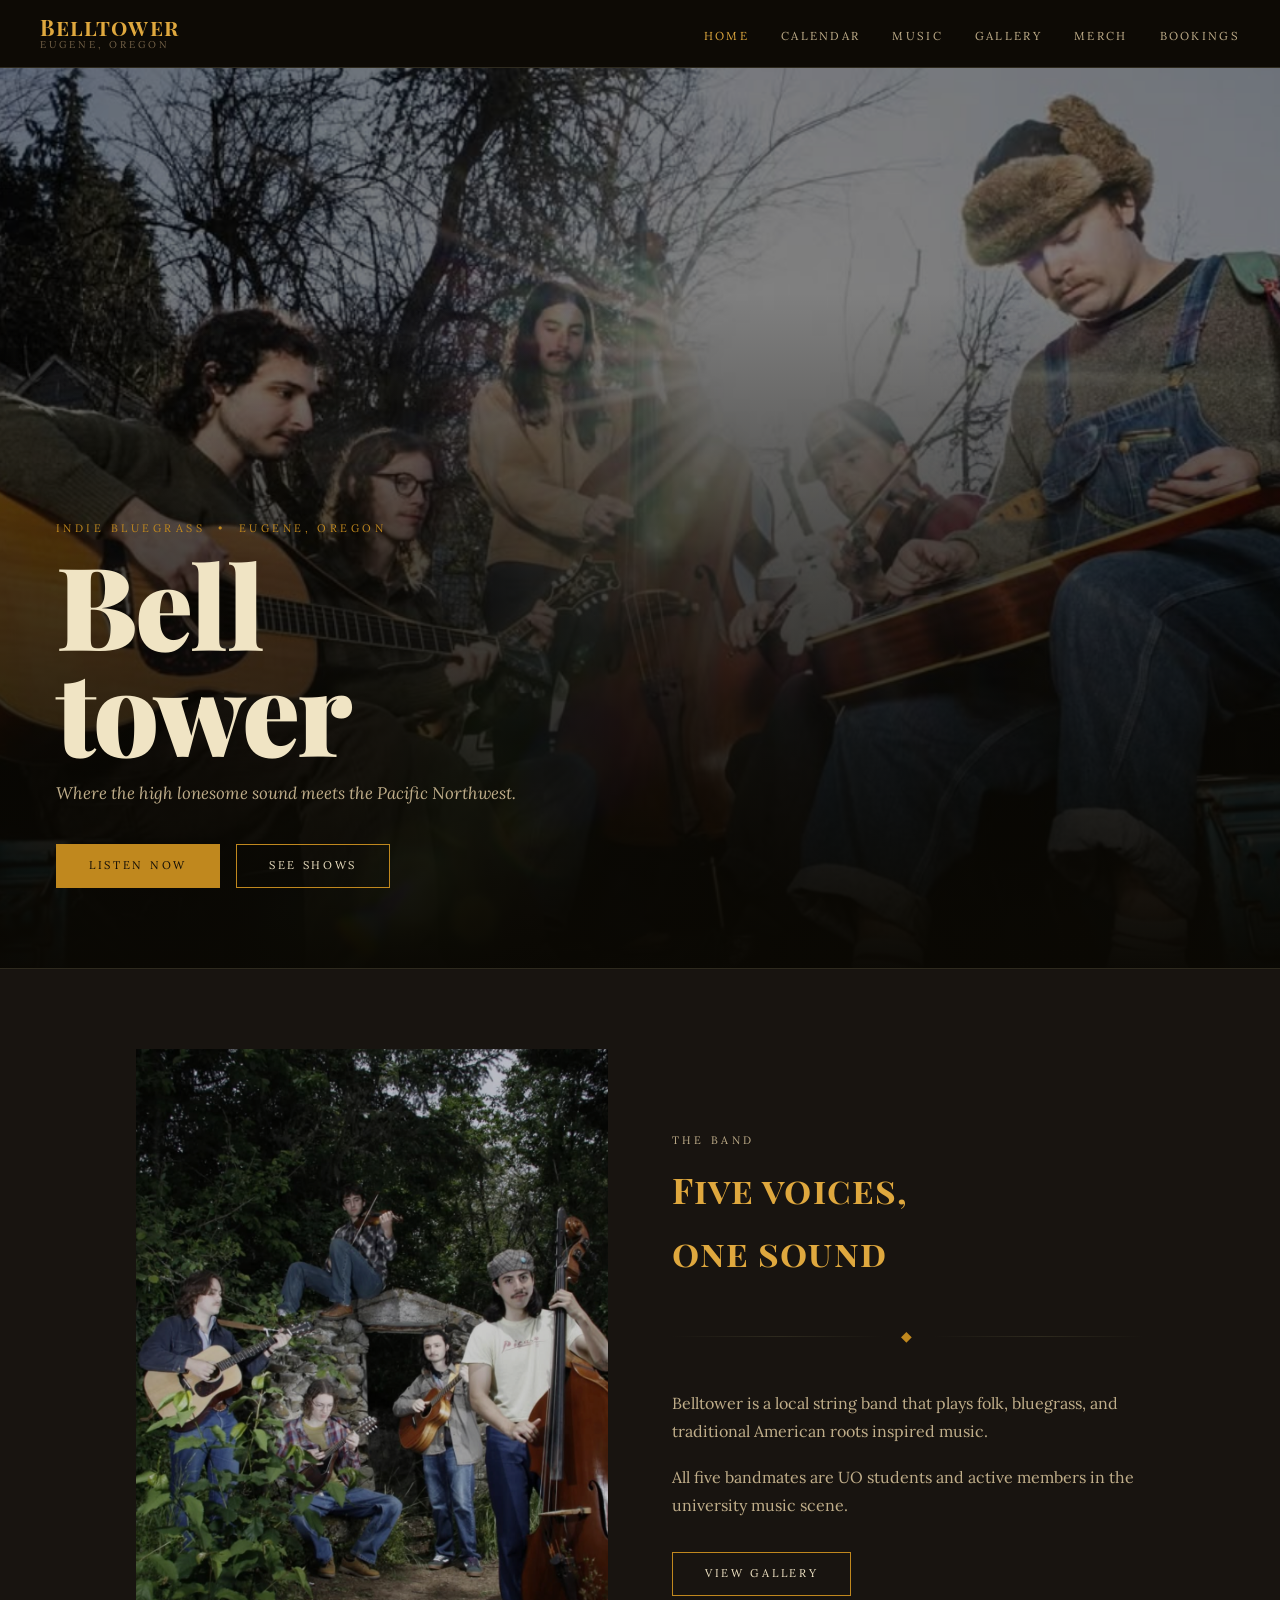
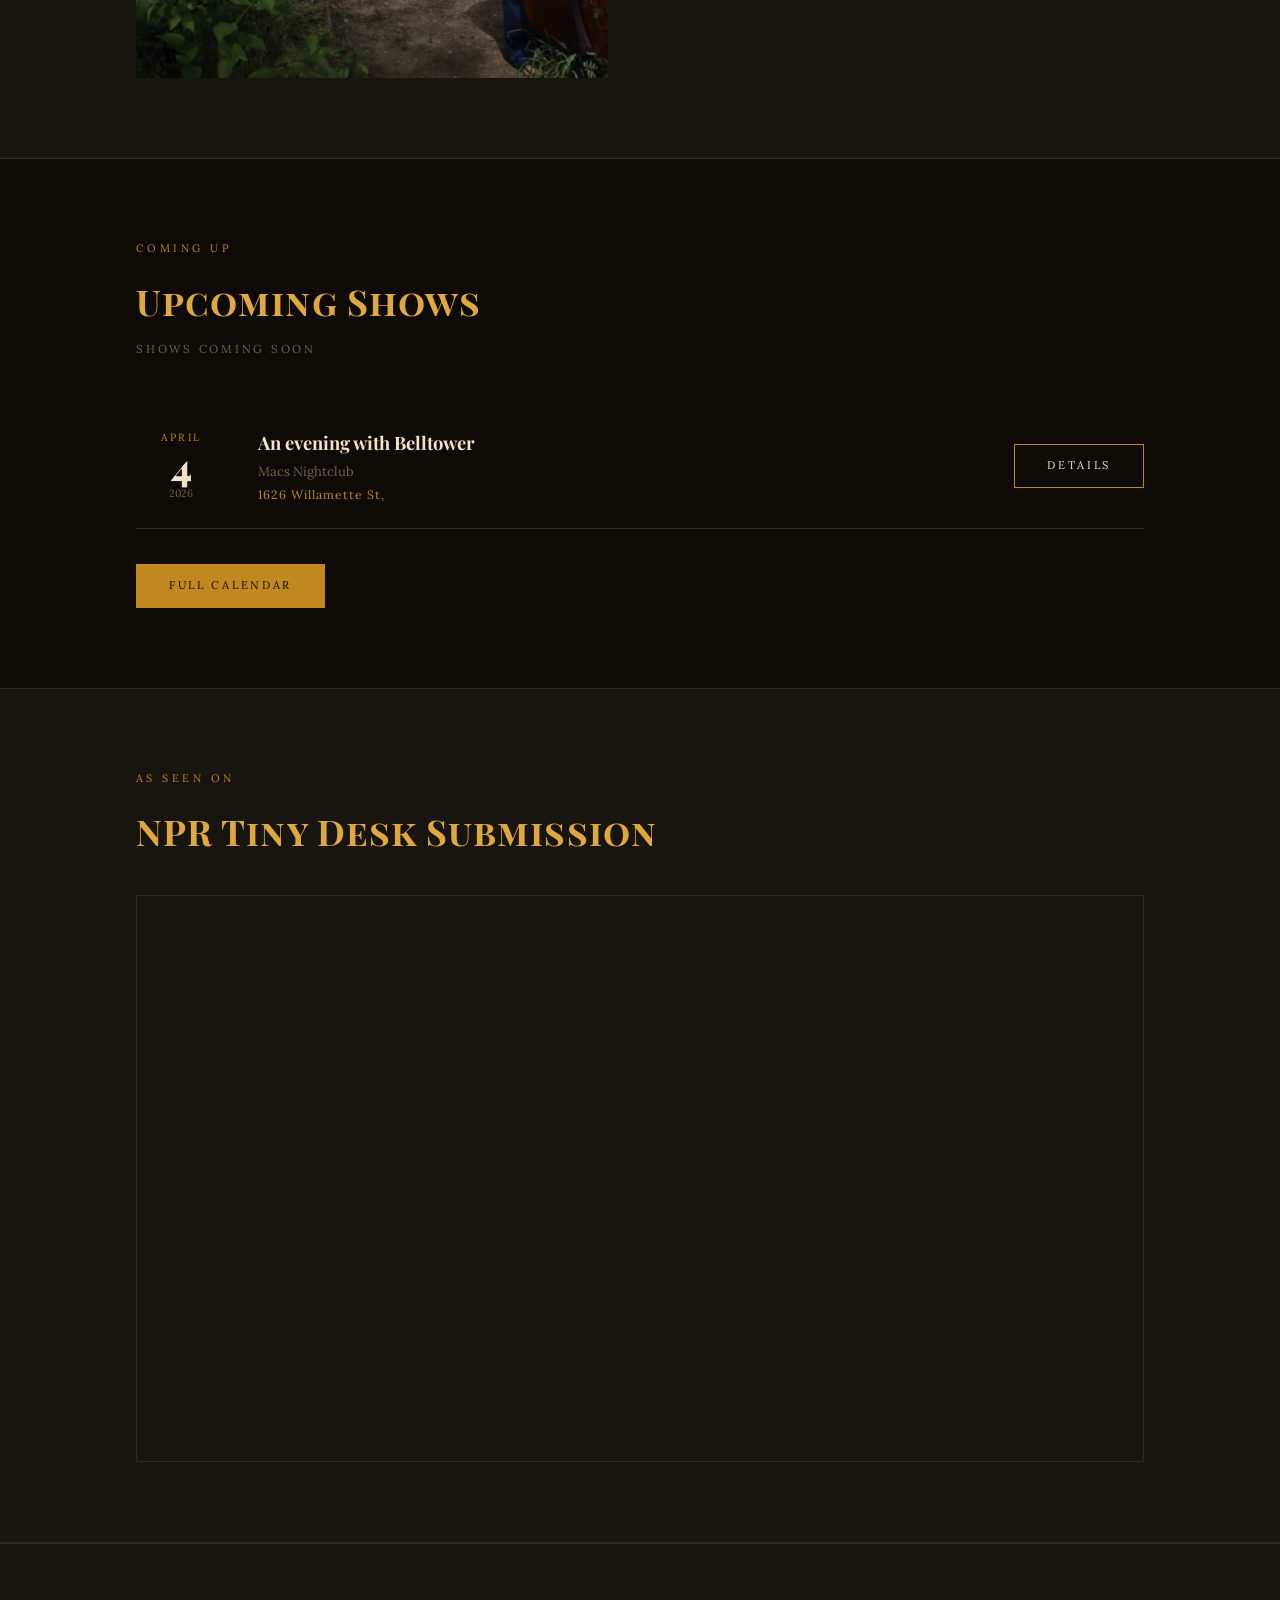
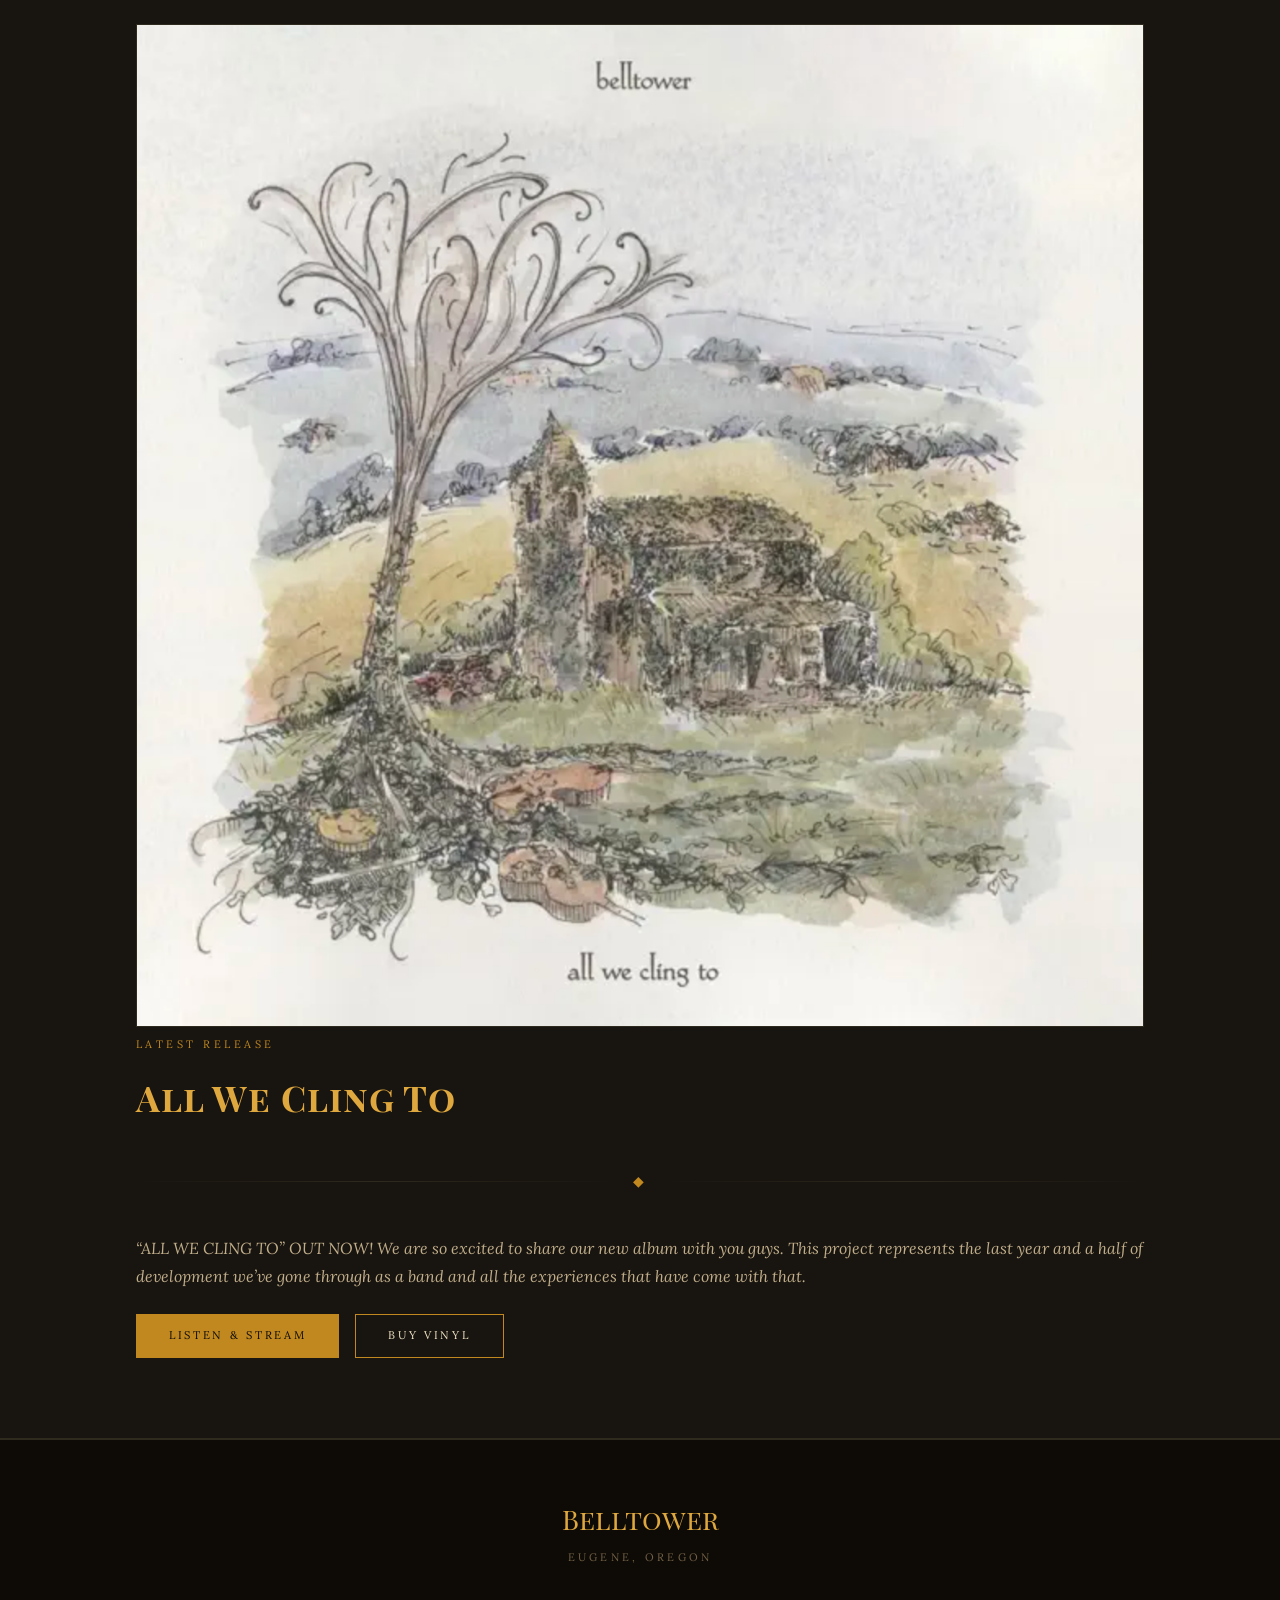
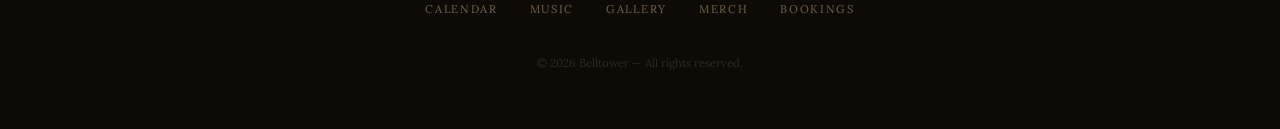
<file: index.html>
<!DOCTYPE html>
<html lang="en">
<head>
  <meta charset="UTF-8">
  <meta name="viewport" content="width=device-width, initial-scale=1.0">
  <title>Belltower — Eugene, Oregon</title>
  <link rel="stylesheet" href="styles.css">
</head>
<body>

<nav>
  <a href="index.html" class="nav-brand">
    <span class="nav-brand-name">Belltower</span>
    <span class="nav-brand-sub">Eugene, Oregon</span>
  </a>
  <button class="nav-toggle" id="navToggle" aria-label="Menu">&#9776;</button>
  <ul class="nav-links" id="navLinks">
    <li><a href="index.html" class="active">Home</a></li>
    <li><a href="calendar.html">Calendar</a></li>
    <li><a href="music.html">Music</a></li>
    <li><a href="gallery.html">Gallery</a></li>
    <li><a href="merch.html">Merch</a></li>
    <li><a href="bookings.html">Bookings</a></li>
  </ul>
</nav>

<div class="page">

  <!-- ── HERO ── -->
  <section class="hero">
    <img class="hero-img" src="band-truck-sunburst.png" alt="Belltower performing">
    <div class="hero-overlay"></div>
    <div class="hero-content">
      <p class="eyebrow">Indie Bluegrass &nbsp;&bull;&nbsp; Eugene, Oregon</p>
      <h1 class="hero-title">Bell<br>tower</h1>
      <p class="hero-sub">Where the high lonesome sound meets the Pacific Northwest.</p>
      <div class="hero-btns">
        <a href="music.html" class="btn btn-fill">Listen Now</a>
        <a href="calendar.html" class="btn">See Shows</a>
      </div>
    </div>
  </section>

  <!-- ── ABOUT ── -->
  <section class="stripe">
    <div class="section about-grid">
      <img class="about-img" src="band-stone-ruins.png" alt="Belltower band photo">
      <div class="about-text">
        <p class="eyebrow" style="margin-bottom:0.5rem;">The Band</p>
        <h2 class="section-title">Five voices,<br>one sound</h2>
        <div class="ornament"><span class="ornament-glyph">&#9670;</span></div>
        <p>Belltower is a local string band that plays folk, bluegrass, and traditional American roots inspired music.</p>
        <p>All five bandmates are UO students and active members in the university music scene.</p>
        <a href="gallery.html" class="btn" style="margin-top:1rem;">View Gallery</a>
      </div>
    </div>
  </section>

  <!-- ── NEXT SHOWS ── -->
  <section class="section">
    <p class="eyebrow">Coming Up</p>
    <h2 class="section-title">Upcoming Shows</h2>
    <p class="section-sub">Shows coming soon</p>
    <ul class="shows-list">
      <li class="show-item">
        <div class="show-date">
          <div class="mo">April</div>
          <div class="dy">4</div>
          <div class="yr">2026</div>
        </div>
        <div class="show-info">
          <h3>An evening with Belltower</h3>
          <div class="venue">Macs Nightclub</div>
          <div class="location">1626 Willamette St,</div>
        </div>
        <a href="calendar.html" class="btn">Details</a>
      </li>
      <!-- <li class="show-item">
        <div class="show-date">
          <div class="mo">April</div>
          <div class="dy">4</div>
          <div class="yr">2026</div>
        </div>
        <div class="show-info">
          <h3>Show 2</h3>
          <div class="venue">Venue 2</div>
          <div class="location">Location 2</div>
        </div>
        <a href="calendar.html" class="btn">Details</a>
      </li>
      <li class="show-item">
        <div class="show-date">
          <div class="mo">Month</div>
          <div class="dy">--</div>
          <div class="yr">----</div>
        </div>
        <div class="show-info">
          <h3>Show 3</h3>
          <div class="venue">Venue 3</div>
          <div class="location">Location 3</div>
        </div>
        <a href="calendar.html" class="btn">Details</a>
      </li> -->
    </ul>
    <div style="margin-top:2.2rem;">
      <a href="calendar.html" class="btn btn-fill">Full Calendar</a>
    </div>
  </section>

  <!-- ── NPR TINY DESK ── -->
  <section class="stripe">
    <div class="section">
      <p class="eyebrow">As Seen On</p>
      <h2 class="section-title" style="margin-bottom:2rem;">NPR Tiny Desk Submission</h2>
      <div style="position:relative;aspect-ratio:16/9;width:100%;border:1px solid var(--dark-4);">
        <iframe
          src="https://www.youtube.com/embed/AEtV3hT_4Xs"
          title="Belltower — NPR Tiny Desk Submission"
          style="position:absolute;inset:0;width:100%;height:100%;border:0;"
          allowfullscreen
          allow="accelerometer; autoplay; clipboard-write; encrypted-media; gyroscope; picture-in-picture"
          loading="lazy">
        </iframe>
      </div>
    </div>
  </section>

  <!-- ── ALBUM TEASER ── -->
  <section class="stripe">
    <div class="section album-teaser">
      <img src="all-we-cling-to-cover.png" alt="All We Cling To album cover"
           style="width:100%;border:1px solid var(--dark-4);">
      <div>
        <p class="eyebrow">Latest Release</p>
        <h2 class="section-title">All We Cling To</h2>
        <div class="ornament"><span class="ornament-glyph">&#9670;</span></div>
        <p style="color:var(--cream-dim);font-style:italic;margin-bottom:1.5rem;">
          “ALL WE CLING TO” OUT NOW!
We are so excited to share our new album with you guys. This project represents the last year and a half of development we’ve gone through as a band and all the experiences that have come with that.

        </p>
        <div style="display:flex;gap:1rem;flex-wrap:wrap;">
          <a href="music.html" class="btn btn-fill">Listen &amp; Stream</a>
          <a href="merch.html" class="btn">Buy Vinyl</a>
        </div>
      </div>
    </div>
  </section>

  <!-- ── FOOTER ── -->
  <footer>
    <div class="footer-brand">Belltower</div>
    <div class="footer-sub">Eugene, Oregon</div>
    <ul class="footer-links">
      <li><a href="calendar.html">Calendar</a></li>
      <li><a href="music.html">Music</a></li>
      <li><a href="gallery.html">Gallery</a></li>
      <li><a href="merch.html">Merch</a></li>
      <li><a href="bookings.html">Bookings</a></li>
    </ul>
    <div class="footer-copy">&copy; 2026 Belltower &mdash; All rights reserved.</div>
  </footer>

</div><!-- /page -->

<script>
  document.getElementById('navToggle').addEventListener('click', () => {
    document.getElementById('navLinks').classList.toggle('open');
  });
</script>
</body>
</html>
</file>
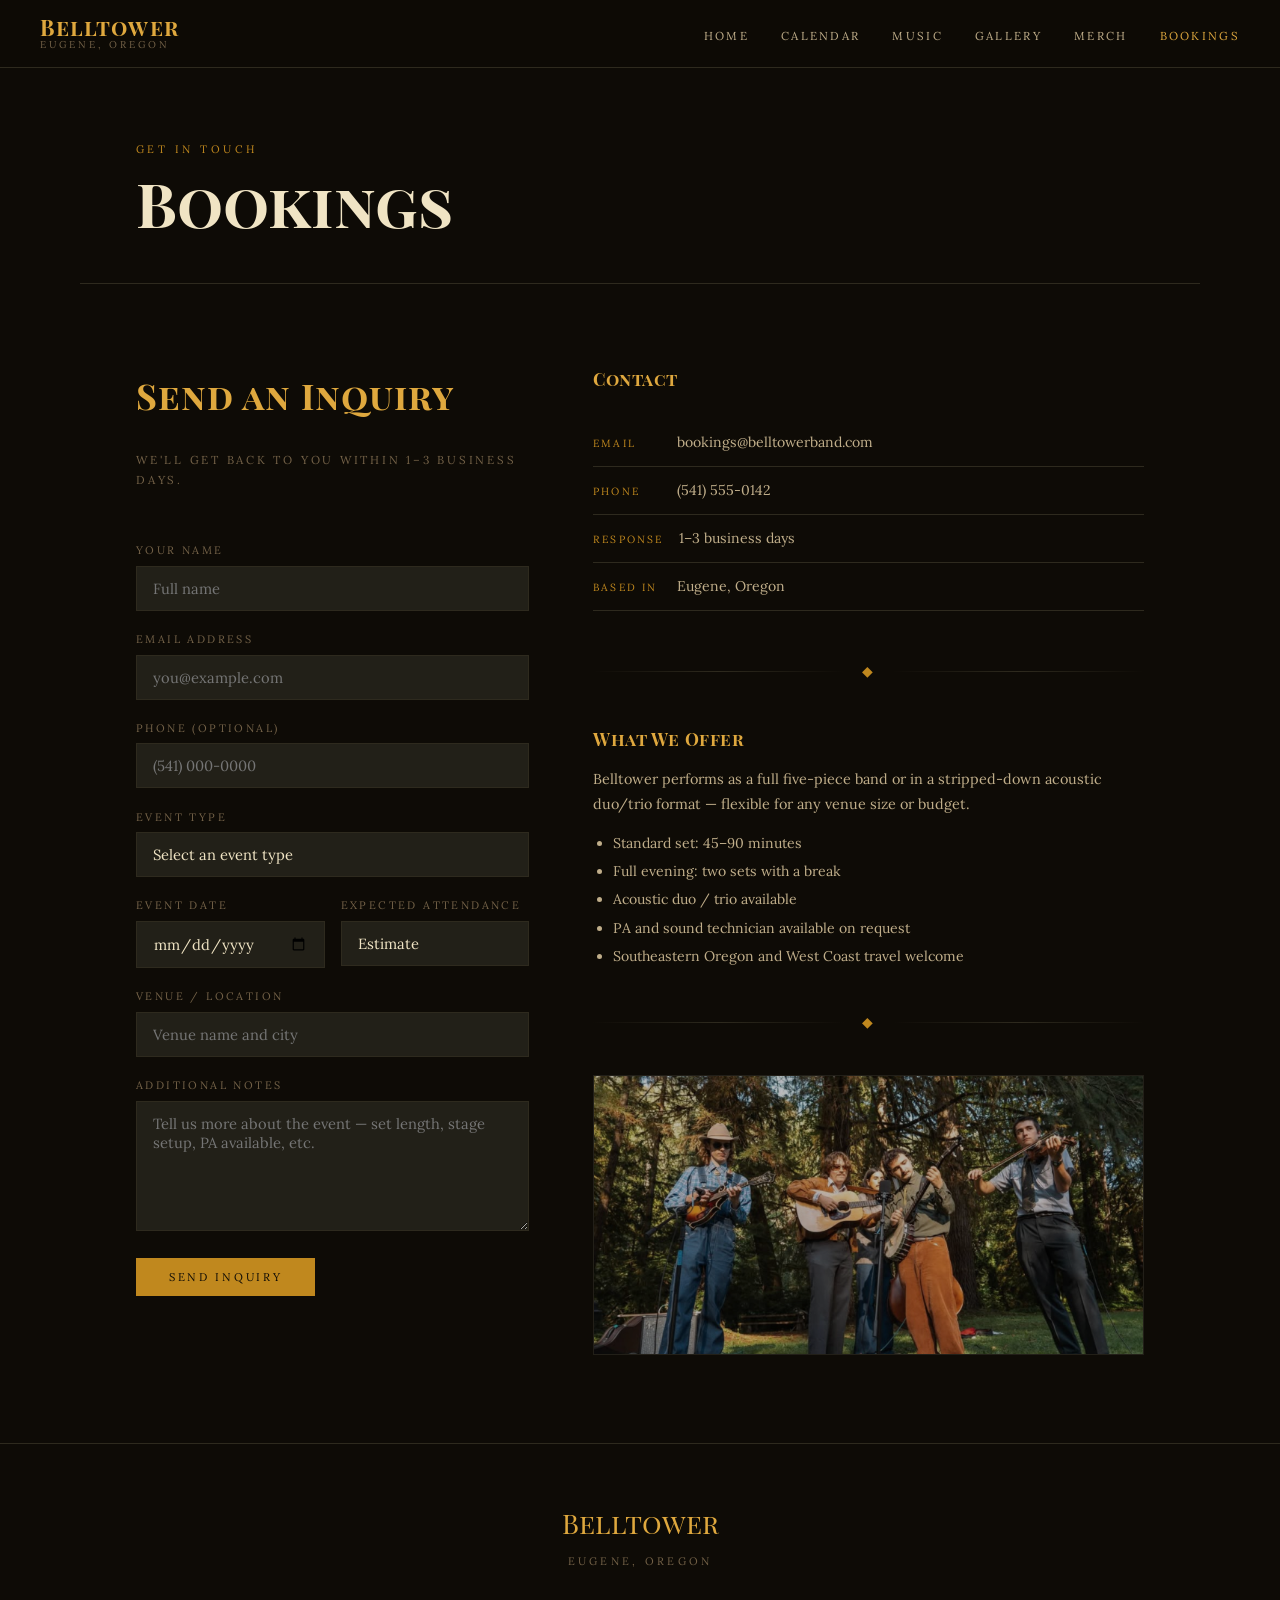
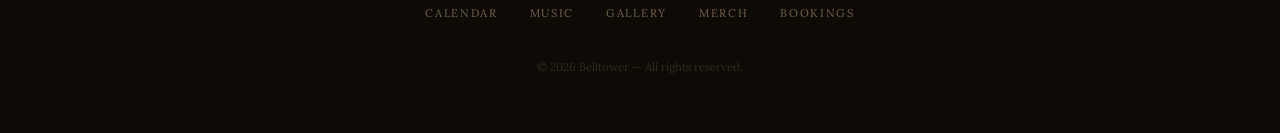
<file: bookings.html>
<!DOCTYPE html>
<html lang="en">
<head>
  <meta charset="UTF-8">
  <meta name="viewport" content="width=device-width, initial-scale=1.0">
  <title>Bookings — Belltower</title>
  <link rel="stylesheet" href="styles.css">
</head>
<body>

<nav>
  <a href="index.html" class="nav-brand">
    <span class="nav-brand-name">Belltower</span>
    <span class="nav-brand-sub">Eugene, Oregon</span>
  </a>
  <button class="nav-toggle" id="navToggle" aria-label="Menu">&#9776;</button>
  <ul class="nav-links" id="navLinks">
    <li><a href="index.html">Home</a></li>
    <li><a href="calendar.html">Calendar</a></li>
    <li><a href="music.html">Music</a></li>
    <li><a href="gallery.html">Gallery</a></li>
    <li><a href="merch.html">Merch</a></li>
    <li><a href="bookings.html" class="active">Bookings</a></li>
  </ul>
</nav>

<div class="page">

  <div class="page-header">
    <p class="eyebrow">Get in Touch</p>
    <h1 class="page-header-title">Bookings</h1>
  </div>

  <section class="section">
    <div class="booking-grid">

      <!-- ── FORM ── -->
      <form class="booking-form" id="bookingForm" onsubmit="handleSubmit(event)">
        <h2 class="section-title" style="margin-bottom:0.25rem;">Send an Inquiry</h2>
        <p class="section-sub" style="margin-bottom:2rem;">We'll get back to you within 1&ndash;3 business days.</p>

        <div class="form-group">
          <label for="name">Your Name</label>
          <input type="text" id="name" name="name" placeholder="Full name" required>
        </div>

        <div class="form-group">
          <label for="email">Email Address</label>
          <input type="email" id="email" name="email" placeholder="you@example.com" required>
        </div>

        <div class="form-group">
          <label for="phone">Phone (optional)</label>
          <input type="tel" id="phone" name="phone" placeholder="(541) 000-0000">
        </div>

        <div class="form-group">
          <label for="event-type">Event Type</label>
          <select id="event-type" name="event-type" required>
            <option value="" disabled selected>Select an event type</option>
            <option>Festival / Outdoor Event</option>
            <option>Concert / Music Venue</option>
            <option>Wedding / Private Party</option>
            <option>Corporate Event</option>
            <option>Bar / Restaurant</option>
            <option>Community / Benefit Show</option>
            <option>Other</option>
          </select>
        </div>

        <div style="display:grid;grid-template-columns:1fr 1fr;gap:1rem;">
          <div class="form-group">
            <label for="event-date">Event Date</label>
            <input type="date" id="event-date" name="event-date" required>
          </div>
          <div class="form-group">
            <label for="attendance">Expected Attendance</label>
            <select id="attendance" name="attendance">
              <option value="" disabled selected>Estimate</option>
              <option>Under 50</option>
              <option>50 – 150</option>
              <option>150 – 500</option>
              <option>500 – 1,000</option>
              <option>1,000+</option>
            </select>
          </div>
        </div>

        <div class="form-group">
          <label for="venue">Venue / Location</label>
          <input type="text" id="venue" name="venue" placeholder="Venue name and city">
        </div>

        <div class="form-group">
          <label for="notes">Additional Notes</label>
          <textarea id="notes" name="notes" placeholder="Tell us more about the event — set length, stage setup, PA available, etc."></textarea>
        </div>

        <button type="submit" class="btn btn-fill" style="align-self:flex-start;margin-top:0.5rem;">
          Send Inquiry
        </button>

        <!-- Success message (hidden by default) -->
        <div id="successMsg" style="display:none;padding:1rem 1.2rem;background:var(--dark-3);border:1px solid var(--gold);color:var(--cream-dim);font-size:0.88rem;">
          Thanks! We received your inquiry and will be in touch soon.
        </div>
      </form>

      <!-- ── INFO ── -->
      <div>
        <div style="margin-bottom:3rem;">
          <h3 class="section-title" style="font-size:1.1rem;margin-bottom:1.5rem;">Contact</h3>
          <div class="contact-row">
            <span class="contact-label">Email</span>
            <span>bookings@belltowerband.com</span>
          </div>
          <div class="contact-row">
            <span class="contact-label">Phone</span>
            <span>(541) 555-0142</span>
          </div>
          <div class="contact-row">
            <span class="contact-label">Response</span>
            <span>1–3 business days</span>
          </div>
          <div class="contact-row">
            <span class="contact-label">Based in</span>
            <span>Eugene, Oregon</span>
          </div>
        </div>

        <div class="ornament"><span class="ornament-glyph">&#9670;</span></div>

        <div style="margin-bottom:2.5rem;">
          <h3 class="section-title" style="font-size:1.1rem;margin-bottom:0.75rem;">What We Offer</h3>
          <p style="color:var(--cream-dim);font-size:0.9rem;margin-bottom:0.6rem;">
            Belltower performs as a full five-piece band or in a stripped-down acoustic duo/trio format — flexible for any venue size or budget.
          </p>
          <ul style="color:var(--cream-dim);font-size:0.88rem;padding-left:1.2rem;margin-top:0.75rem;line-height:2;">
            <li>Standard set: 45–90 minutes</li>
            <li>Full evening: two sets with a break</li>
            <li>Acoustic duo / trio available</li>
            <li>PA and sound technician available on request</li>
            <li>Southeastern Oregon and West Coast travel welcome</li>
          </ul>
        </div>

        <div class="ornament"><span class="ornament-glyph">&#9670;</span></div>

        <figure style="margin:0;">
          <img src="band-outdoor-performance.png" alt="Belltower performing live"
               style="width:100%;object-fit:cover;max-height:280px;filter:brightness(0.75) saturate(0.8);border:1px solid var(--dark-4);">
        </figure>

      </div>
    </div>
  </section>

  <footer>
    <div class="footer-brand">Belltower</div>
    <div class="footer-sub">Eugene, Oregon</div>
    <ul class="footer-links">
      <li><a href="calendar.html">Calendar</a></li>
      <li><a href="music.html">Music</a></li>
      <li><a href="gallery.html">Gallery</a></li>
      <li><a href="merch.html">Merch</a></li>
      <li><a href="bookings.html">Bookings</a></li>
    </ul>
    <div class="footer-copy">&copy; 2026 Belltower &mdash; All rights reserved.</div>
  </footer>

</div>

<script>
  document.getElementById('navToggle').addEventListener('click', () => {
    document.getElementById('navLinks').classList.toggle('open');
  });

  function handleSubmit(e) {
    e.preventDefault();
    document.getElementById('bookingForm').querySelectorAll('input,textarea,select,button[type=submit]')
      .forEach(el => el.disabled = true);
    document.getElementById('successMsg').style.display = 'block';
  }
</script>
</body>
</html>
</file>
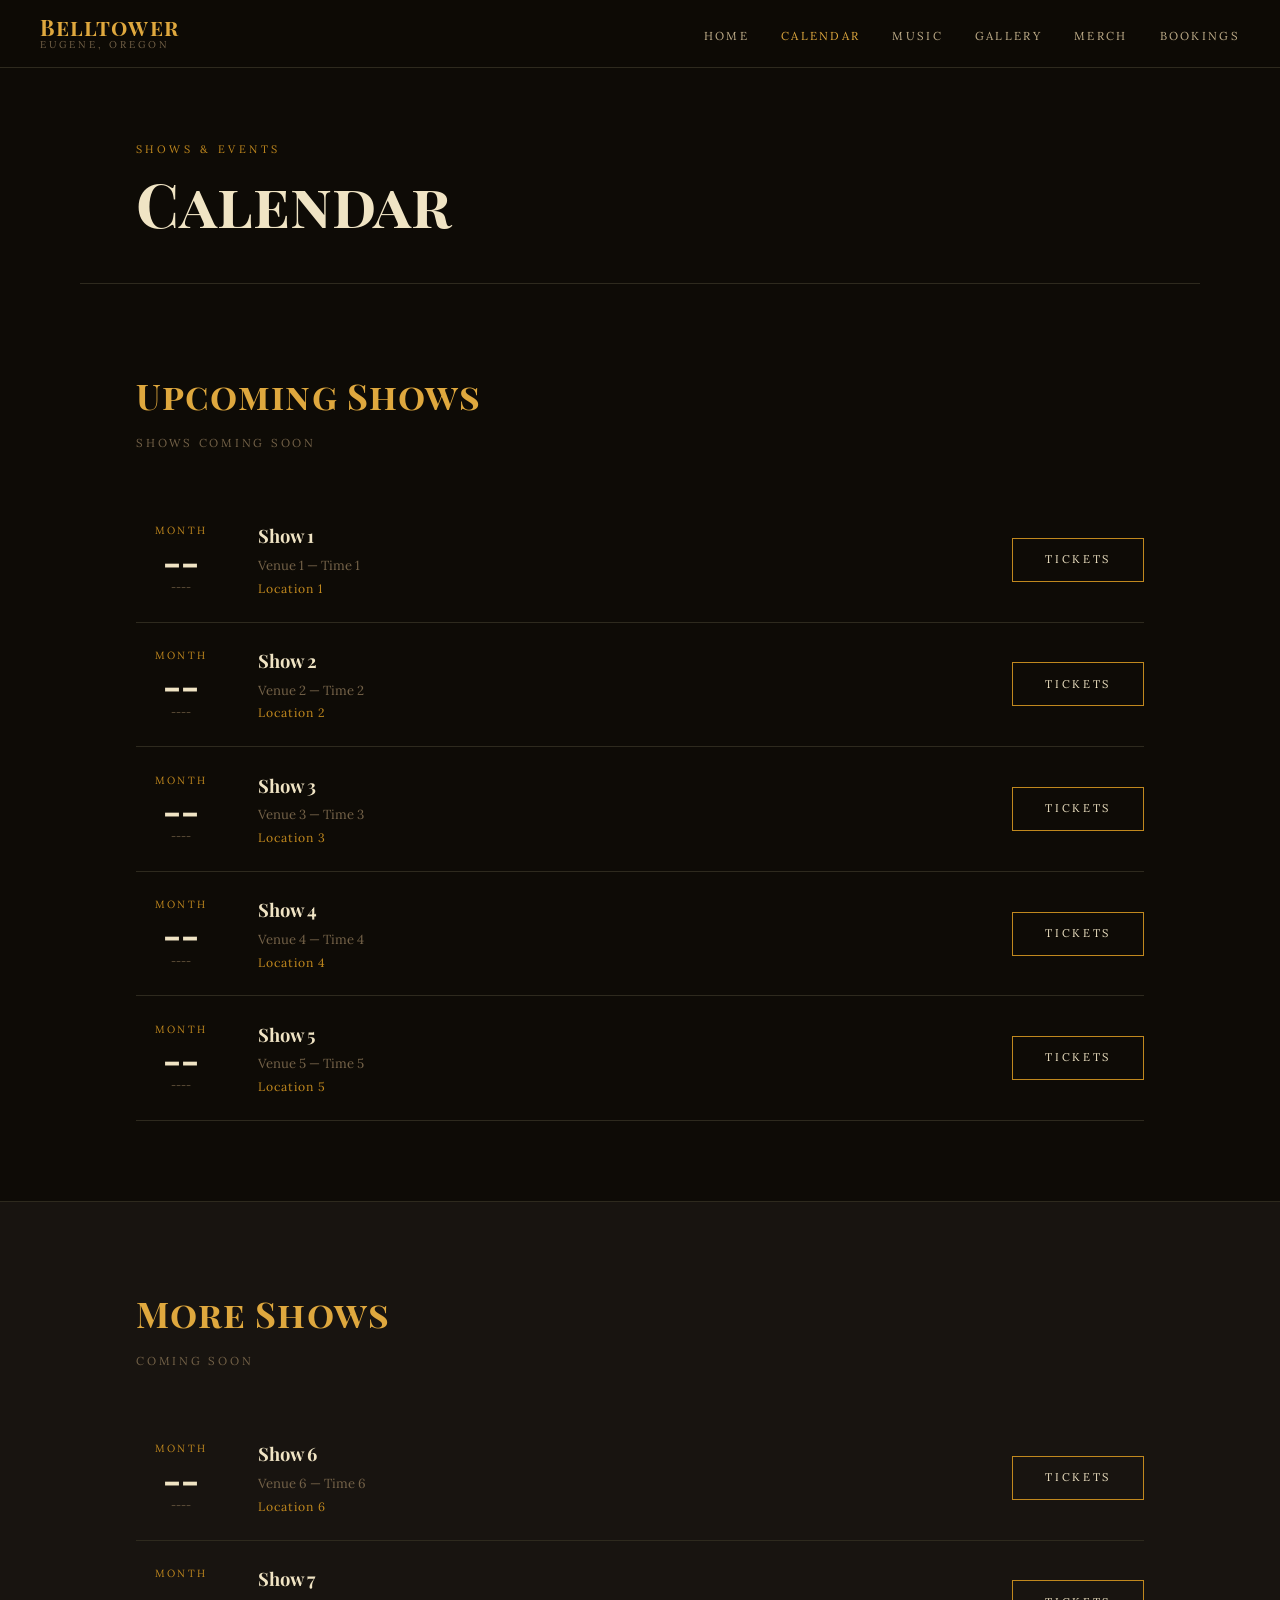
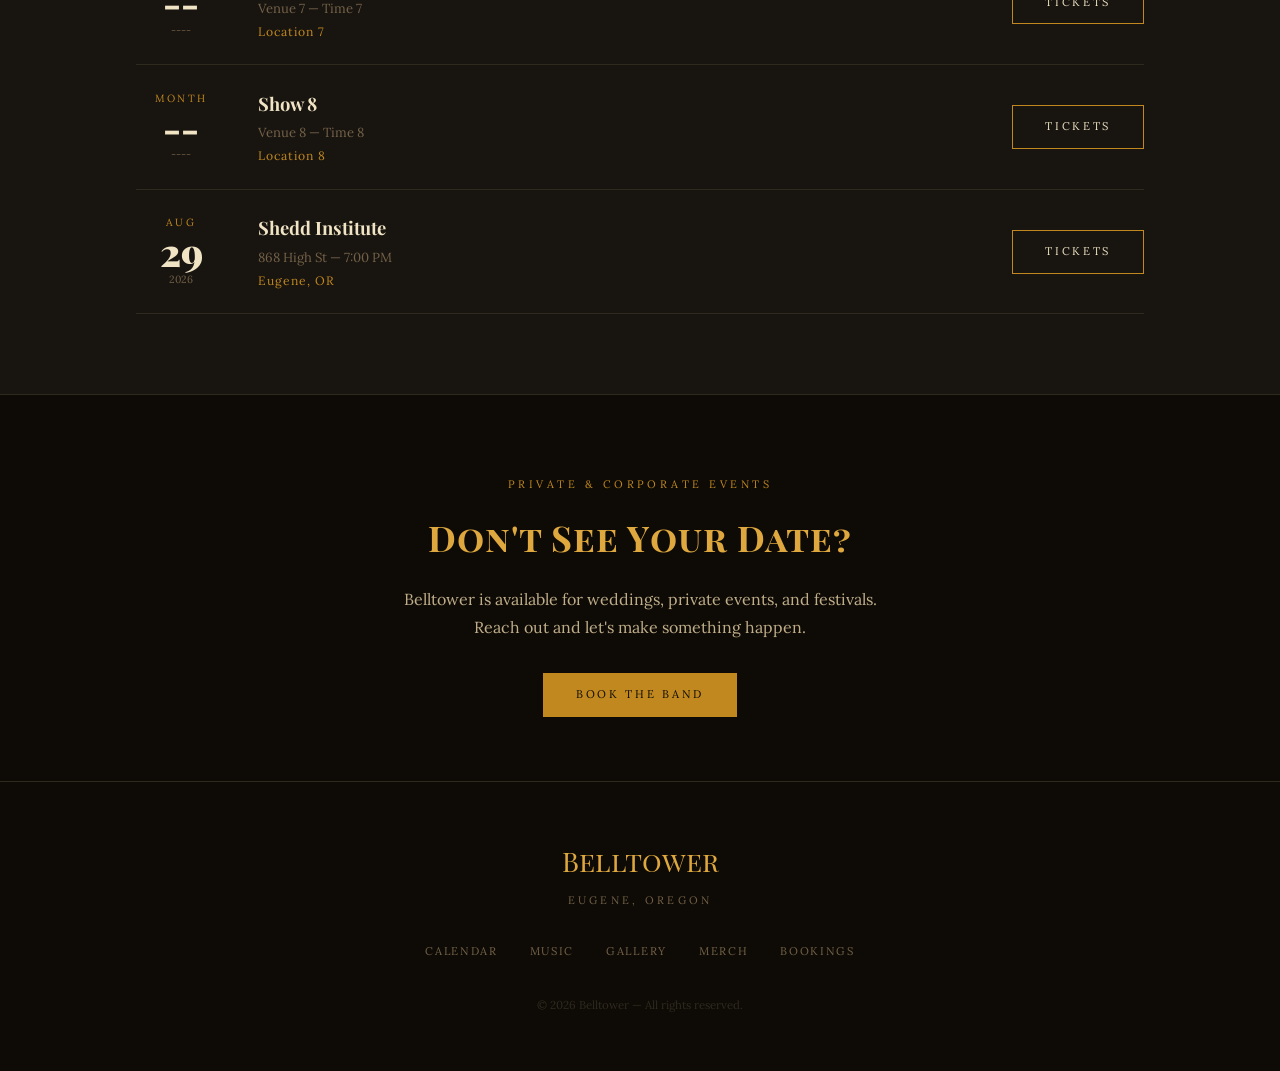
<file: calendar.html>
<!DOCTYPE html>
<html lang="en">
<head>
  <meta charset="UTF-8">
  <meta name="viewport" content="width=device-width, initial-scale=1.0">
  <title>Calendar — Belltower</title>
  <link rel="stylesheet" href="styles.css">
</head>
<body>

<nav>
  <a href="index.html" class="nav-brand">
    <span class="nav-brand-name">Belltower</span>
    <span class="nav-brand-sub">Eugene, Oregon</span>
  </a>
  <button class="nav-toggle" id="navToggle" aria-label="Menu">&#9776;</button>
  <ul class="nav-links" id="navLinks">
    <li><a href="index.html">Home</a></li>
    <li><a href="calendar.html" class="active">Calendar</a></li>
    <li><a href="music.html">Music</a></li>
    <li><a href="gallery.html">Gallery</a></li>
    <li><a href="merch.html">Merch</a></li>
    <li><a href="bookings.html">Bookings</a></li>
  </ul>
</nav>

<div class="page">

  <div class="page-header">
    <p class="eyebrow">Shows &amp; Events</p>
    <h1 class="page-header-title">Calendar</h1>
  </div>

  <!-- ── UPCOMING SHOWS ── -->
  <section class="section">
    <h2 class="section-title">Upcoming Shows</h2>
    <p class="section-sub">Shows coming soon</p>
    <ul class="shows-list">

      <li class="show-item">
        <div class="show-date">
          <div class="mo">Month</div>
          <div class="dy">--</div>
          <div class="yr">----</div>
        </div>
        <div class="show-info">
          <h3>Show 1</h3>
          <div class="venue">Venue 1 &mdash; Time 1</div>
          <div class="location">Location 1</div>
        </div>
        <a href="bookings.html" class="btn">Tickets</a>
      </li>

      <li class="show-item">
        <div class="show-date">
          <div class="mo">Month</div>
          <div class="dy">--</div>
          <div class="yr">----</div>
        </div>
        <div class="show-info">
          <h3>Show 2</h3>
          <div class="venue">Venue 2 &mdash; Time 2</div>
          <div class="location">Location 2</div>
        </div>
        <a href="bookings.html" class="btn">Tickets</a>
      </li>

      <li class="show-item">
        <div class="show-date">
          <div class="mo">Month</div>
          <div class="dy">--</div>
          <div class="yr">----</div>
        </div>
        <div class="show-info">
          <h3>Show 3</h3>
          <div class="venue">Venue 3 &mdash; Time 3</div>
          <div class="location">Location 3</div>
        </div>
        <a href="bookings.html" class="btn">Tickets</a>
      </li>

      <li class="show-item">
        <div class="show-date">
          <div class="mo">Month</div>
          <div class="dy">--</div>
          <div class="yr">----</div>
        </div>
        <div class="show-info">
          <h3>Show 4</h3>
          <div class="venue">Venue 4 &mdash; Time 4</div>
          <div class="location">Location 4</div>
        </div>
        <a href="bookings.html" class="btn">Tickets</a>
      </li>

      <li class="show-item">
        <div class="show-date">
          <div class="mo">Month</div>
          <div class="dy">--</div>
          <div class="yr">----</div>
        </div>
        <div class="show-info">
          <h3>Show 5</h3>
          <div class="venue">Venue 5 &mdash; Time 5</div>
          <div class="location">Location 5</div>
        </div>
        <a href="bookings.html" class="btn">Tickets</a>
      </li>

    </ul>
  </section>

  <!-- ── MORE SHOWS ── -->
  <section class="stripe">
    <div class="section">
      <h2 class="section-title">More Shows</h2>
      <p class="section-sub">Coming soon</p>
      <ul class="shows-list">

        <li class="show-item">
          <div class="show-date">
            <div class="mo">Month</div>
            <div class="dy">--</div>
            <div class="yr">----</div>
          </div>
          <div class="show-info">
            <h3>Show 6</h3>
            <div class="venue">Venue 6 &mdash; Time 6</div>
            <div class="location">Location 6</div>
          </div>
          <a href="bookings.html" class="btn">Tickets</a>
        </li>

        <li class="show-item">
          <div class="show-date">
            <div class="mo">Month</div>
            <div class="dy">--</div>
            <div class="yr">----</div>
          </div>
          <div class="show-info">
            <h3>Show 7</h3>
            <div class="venue">Venue 7 &mdash; Time 7</div>
            <div class="location">Location 7</div>
          </div>
          <a href="bookings.html" class="btn">Tickets</a>
        </li>

        <li class="show-item">
          <div class="show-date">
            <div class="mo">Month</div>
            <div class="dy">--</div>
            <div class="yr">----</div>
          </div>
          <div class="show-info">
            <h3>Show 8</h3>
            <div class="venue">Venue 8 &mdash; Time 8</div>
            <div class="location">Location 8</div>
          </div>
          <a href="bookings.html" class="btn">Tickets</a>
        </li>

        <li class="show-item">
          <div class="show-date">
            <div class="mo">Aug</div>
            <div class="dy">29</div>
            <div class="yr">2026</div>
          </div>
          <div class="show-info">
            <h3>Shedd Institute</h3>
            <div class="venue">868 High St &mdash; 7:00 PM</div>
            <div class="location">Eugene, OR</div>
          </div>
          <a href="bookings.html" class="btn">Tickets</a>
        </li>

      </ul>
    </div>
  </section>

  <!-- ── BOOK US ── -->
  <section class="section" style="text-align:center;padding-bottom:4rem;">
    <p class="eyebrow">Private &amp; Corporate Events</p>
    <h2 class="section-title" style="margin-bottom:1rem;">Don't See Your Date?</h2>
    <p style="color:var(--cream-dim);max-width:480px;margin:0 auto 2rem;">
      Belltower is available for weddings, private events, and festivals. Reach out and let's make something happen.
    </p>
    <a href="bookings.html" class="btn btn-fill">Book the Band</a>
  </section>

  <footer>
    <div class="footer-brand">Belltower</div>
    <div class="footer-sub">Eugene, Oregon</div>
    <ul class="footer-links">
      <li><a href="calendar.html">Calendar</a></li>
      <li><a href="music.html">Music</a></li>
      <li><a href="gallery.html">Gallery</a></li>
      <li><a href="merch.html">Merch</a></li>
      <li><a href="bookings.html">Bookings</a></li>
    </ul>
    <div class="footer-copy">&copy; 2026 Belltower &mdash; All rights reserved.</div>
  </footer>

</div>

<script>
  document.getElementById('navToggle').addEventListener('click', () => {
    document.getElementById('navLinks').classList.toggle('open');
  });
</script>
</body>
</html>
</file>
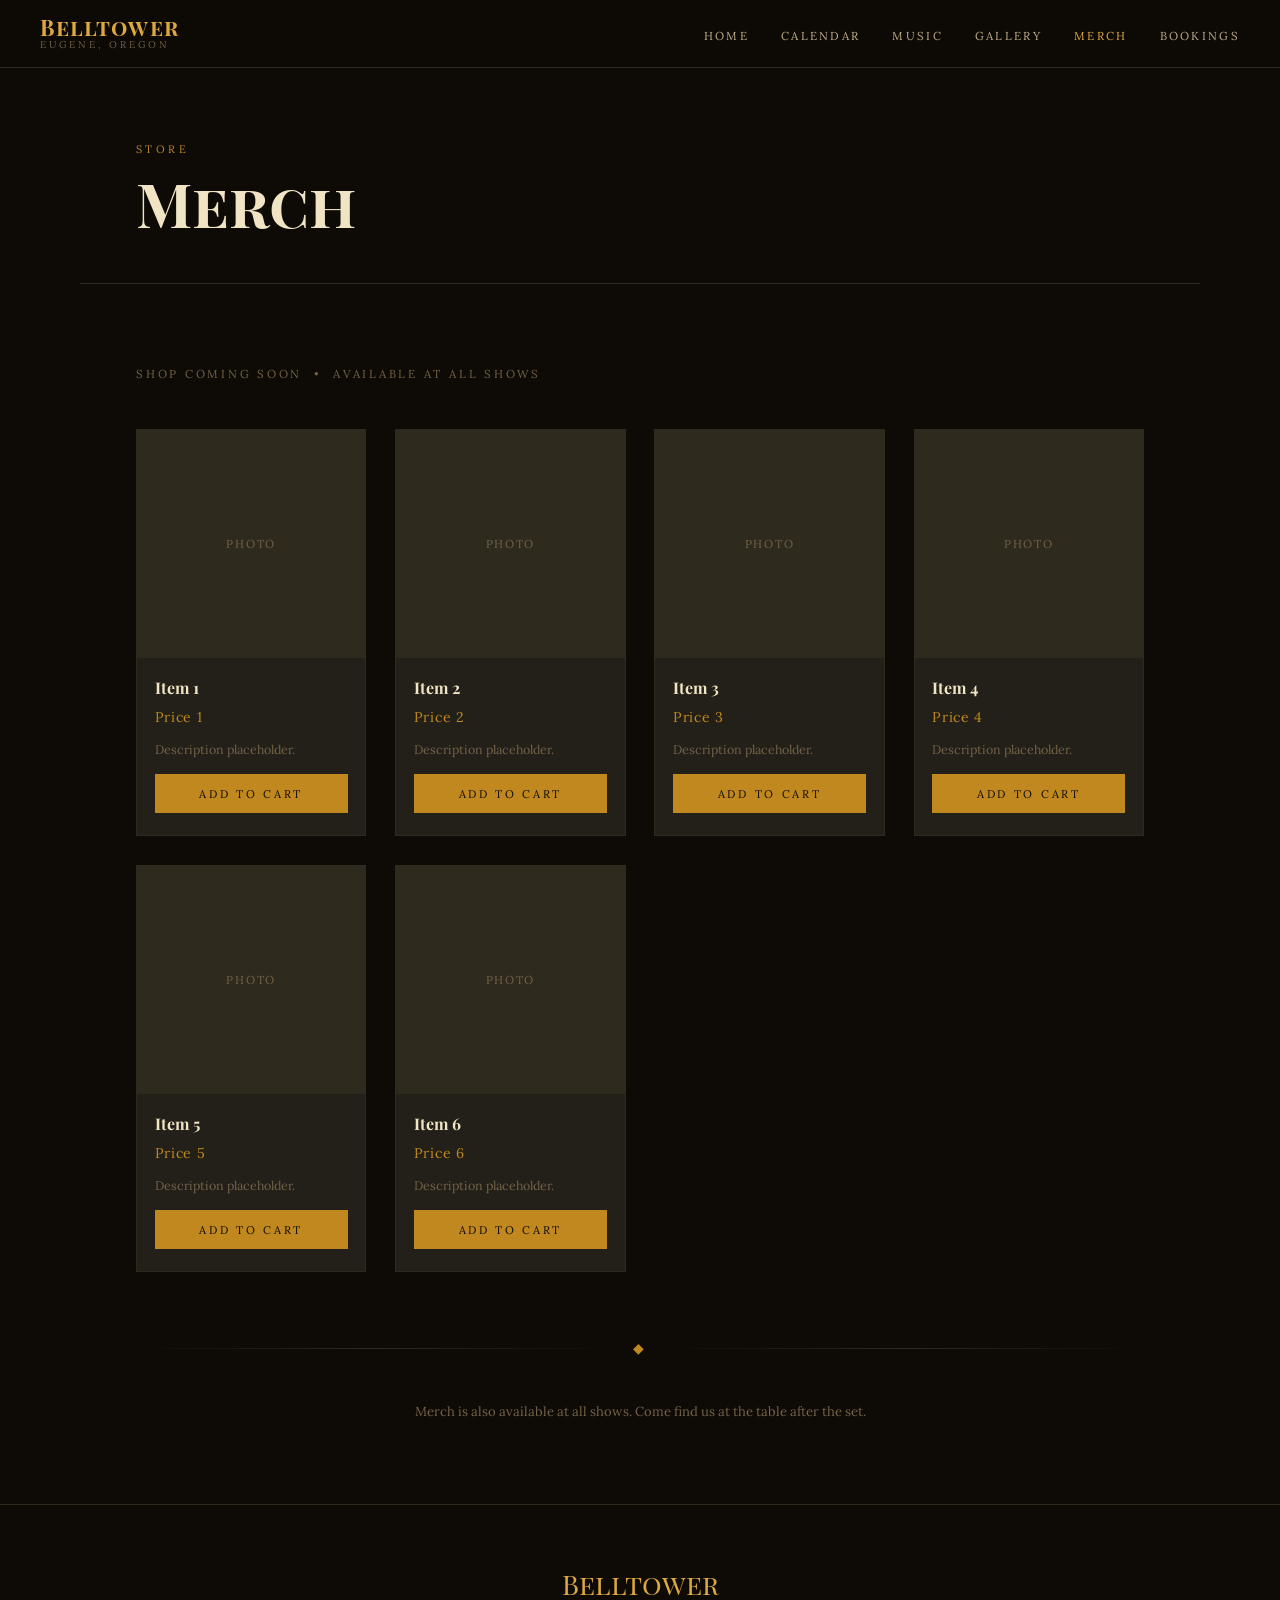
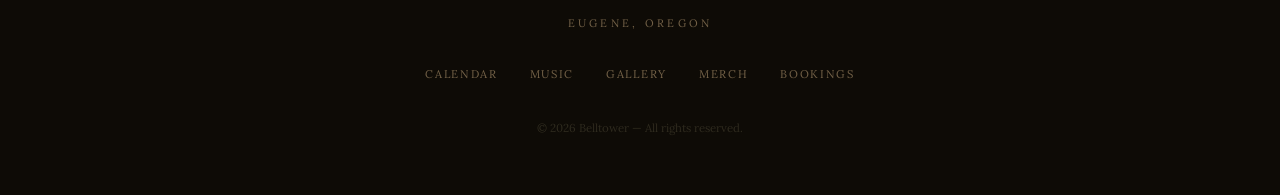
<file: merch.html>
<!DOCTYPE html>
<html lang="en">
<head>
  <meta charset="UTF-8">
  <meta name="viewport" content="width=device-width, initial-scale=1.0">
  <title>Merch — Belltower</title>
  <link rel="stylesheet" href="styles.css">
  <style>
    .merch-placeholder {
      width: 100%;
      aspect-ratio: 1;
      background: var(--dark-4);
      display: flex;
      align-items: center;
      justify-content: center;
      color: var(--muted);
      font-size: 0.72rem;
      letter-spacing: 0.15em;
      text-transform: uppercase;
    }
  </style>
</head>
<body>

<nav>
  <a href="index.html" class="nav-brand">
    <span class="nav-brand-name">Belltower</span>
    <span class="nav-brand-sub">Eugene, Oregon</span>
  </a>
  <button class="nav-toggle" id="navToggle" aria-label="Menu">&#9776;</button>
  <ul class="nav-links" id="navLinks">
    <li><a href="index.html">Home</a></li>
    <li><a href="calendar.html">Calendar</a></li>
    <li><a href="music.html">Music</a></li>
    <li><a href="gallery.html">Gallery</a></li>
    <li><a href="merch.html" class="active">Merch</a></li>
    <li><a href="bookings.html">Bookings</a></li>
  </ul>
</nav>

<div class="page">

  <div class="page-header">
    <p class="eyebrow">Store</p>
    <h1 class="page-header-title">Merch</h1>
  </div>

  <section class="section">
    <p class="section-sub">Shop coming soon &nbsp;&bull;&nbsp; Available at all shows</p>

    <div class="merch-grid">

      <div class="merch-card">
        <div class="merch-placeholder">Photo</div>
        <div class="merch-info">
          <div class="merch-name">Item 1</div>
          <div class="merch-price">Price 1</div>
          <div class="merch-desc">Description placeholder.</div>
          <button class="btn btn-fill" style="width:100%;">Add to Cart</button>
        </div>
      </div>

      <div class="merch-card">
        <div class="merch-placeholder">Photo</div>
        <div class="merch-info">
          <div class="merch-name">Item 2</div>
          <div class="merch-price">Price 2</div>
          <div class="merch-desc">Description placeholder.</div>
          <button class="btn btn-fill" style="width:100%;">Add to Cart</button>
        </div>
      </div>

      <div class="merch-card">
        <div class="merch-placeholder">Photo</div>
        <div class="merch-info">
          <div class="merch-name">Item 3</div>
          <div class="merch-price">Price 3</div>
          <div class="merch-desc">Description placeholder.</div>
          <button class="btn btn-fill" style="width:100%;">Add to Cart</button>
        </div>
      </div>

      <div class="merch-card">
        <div class="merch-placeholder">Photo</div>
        <div class="merch-info">
          <div class="merch-name">Item 4</div>
          <div class="merch-price">Price 4</div>
          <div class="merch-desc">Description placeholder.</div>
          <button class="btn btn-fill" style="width:100%;">Add to Cart</button>
        </div>
      </div>

      <div class="merch-card">
        <div class="merch-placeholder">Photo</div>
        <div class="merch-info">
          <div class="merch-name">Item 5</div>
          <div class="merch-price">Price 5</div>
          <div class="merch-desc">Description placeholder.</div>
          <button class="btn btn-fill" style="width:100%;">Add to Cart</button>
        </div>
      </div>

      <div class="merch-card">
        <div class="merch-placeholder">Photo</div>
        <div class="merch-info">
          <div class="merch-name">Item 6</div>
          <div class="merch-price">Price 6</div>
          <div class="merch-desc">Description placeholder.</div>
          <button class="btn btn-fill" style="width:100%;">Add to Cart</button>
        </div>
      </div>

    </div>

    <div class="ornament" style="margin-top:4rem;"><span class="ornament-glyph">&#9670;</span></div>
    <p style="text-align:center;color:var(--muted);font-size:0.82rem;max-width:480px;margin:0 auto;">
      Merch is also available at all shows. Come find us at the table after the set.
    </p>

  </section>

  <footer>
    <div class="footer-brand">Belltower</div>
    <div class="footer-sub">Eugene, Oregon</div>
    <ul class="footer-links">
      <li><a href="calendar.html">Calendar</a></li>
      <li><a href="music.html">Music</a></li>
      <li><a href="gallery.html">Gallery</a></li>
      <li><a href="merch.html">Merch</a></li>
      <li><a href="bookings.html">Bookings</a></li>
    </ul>
    <div class="footer-copy">&copy; 2026 Belltower &mdash; All rights reserved.</div>
  </footer>

</div>

<script>
  document.getElementById('navToggle').addEventListener('click', () => {
    document.getElementById('navLinks').classList.toggle('open');
  });
</script>
</body>
</html>
</file>
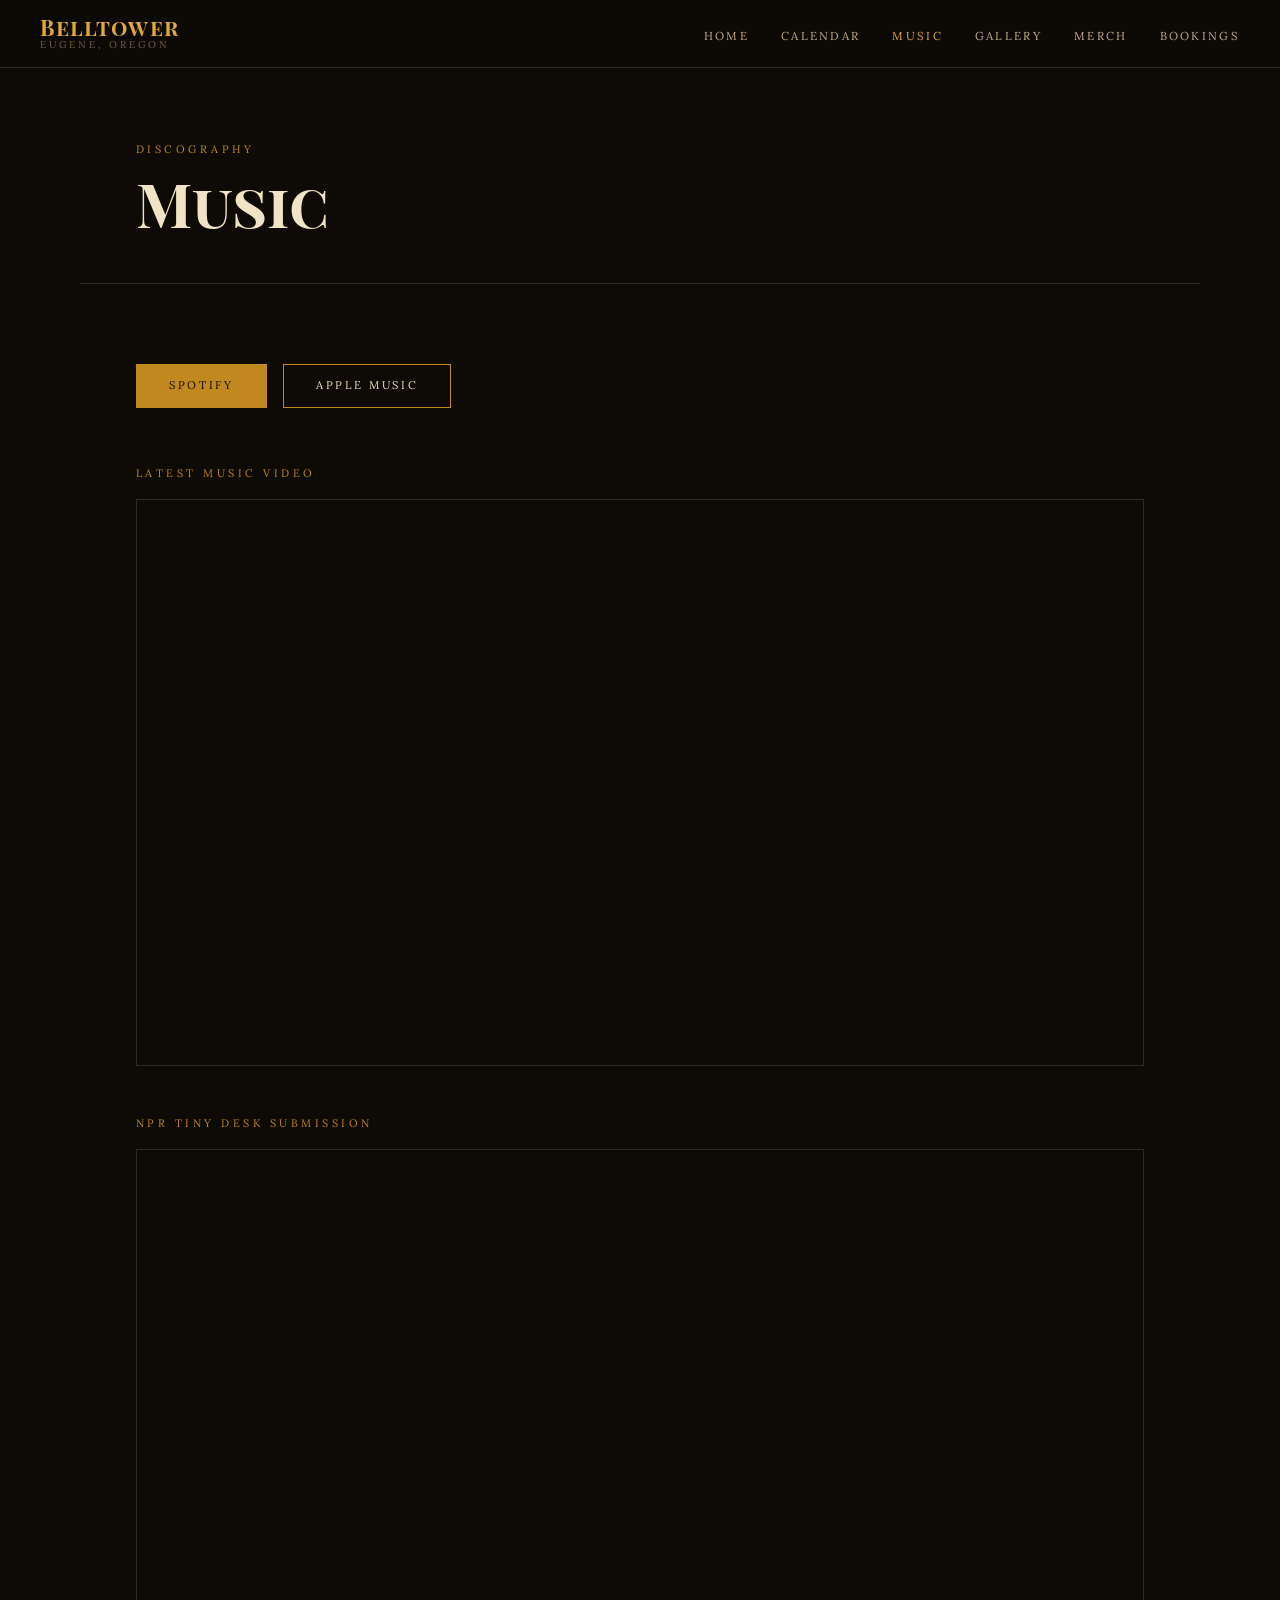
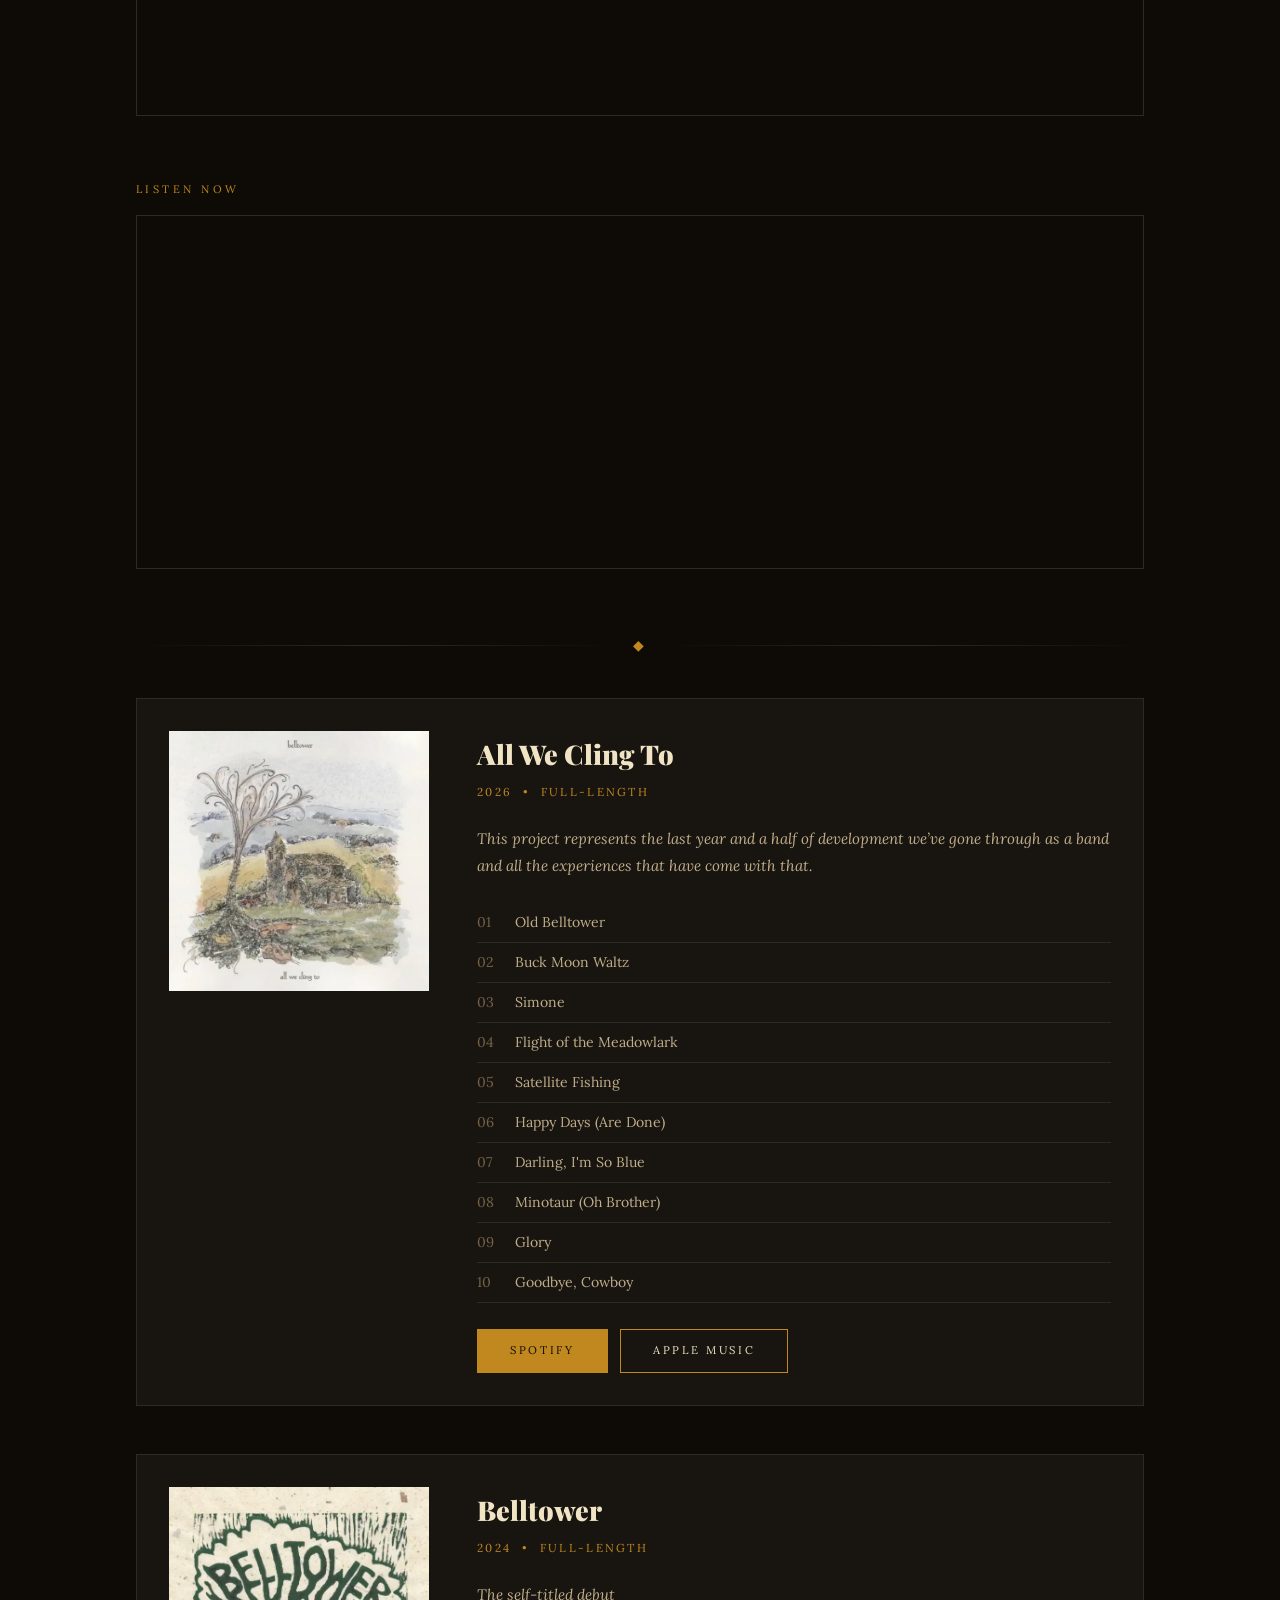
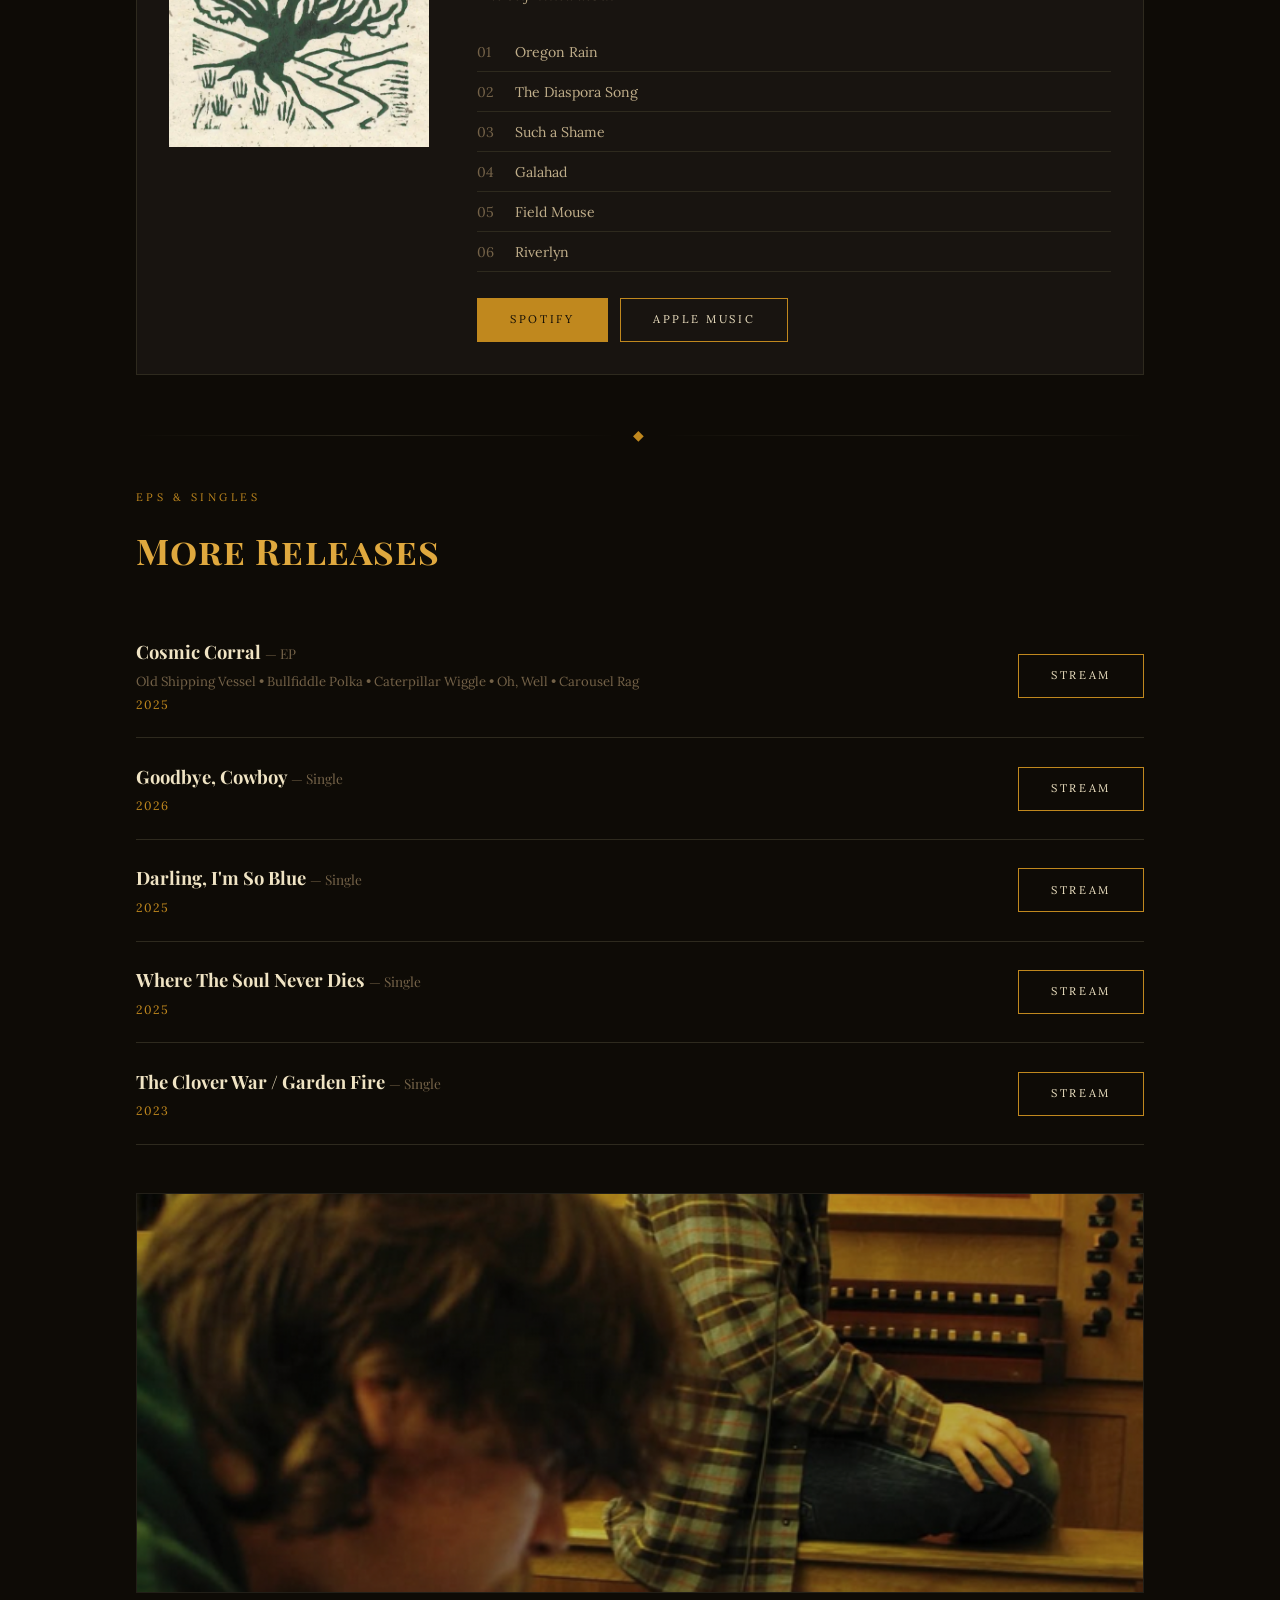
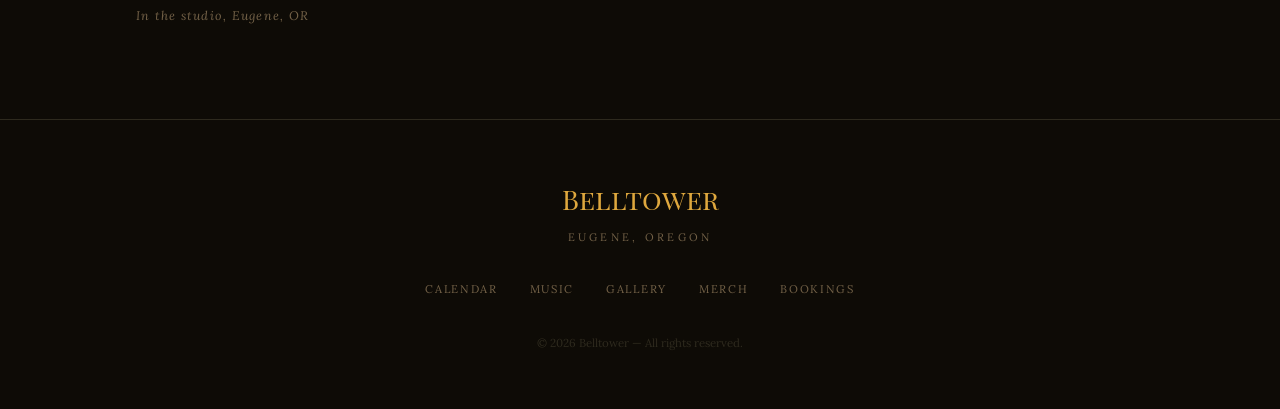
<file: music.html>
<!DOCTYPE html>
<html lang="en">
<head>
  <meta charset="UTF-8">
  <meta name="viewport" content="width=device-width, initial-scale=1.0">
  <title>Music — Belltower</title>
  <link rel="stylesheet" href="styles.css">
</head>
<body>

<nav>
  <a href="index.html" class="nav-brand">
    <span class="nav-brand-name">Belltower</span>
    <span class="nav-brand-sub">Eugene, Oregon</span>
  </a>
  <button class="nav-toggle" id="navToggle" aria-label="Menu">&#9776;</button>
  <ul class="nav-links" id="navLinks">
    <li><a href="index.html">Home</a></li>
    <li><a href="calendar.html">Calendar</a></li>
    <li><a href="music.html" class="active">Music</a></li>
    <li><a href="gallery.html">Gallery</a></li>
    <li><a href="merch.html">Merch</a></li>
    <li><a href="bookings.html">Bookings</a></li>
  </ul>
</nav>

<div class="page">

  <div class="page-header">
    <p class="eyebrow">Discography</p>
    <h1 class="page-header-title">Music</h1>
  </div>

  <section class="section">

    <!-- ── STREAM LINKS ── -->
    <div style="display:flex;gap:1rem;flex-wrap:wrap;margin-bottom:3.5rem;">
      <a href="https://open.spotify.com/artist/2fziV5ccngwwV5A9Ts6FED" target="_blank" rel="noopener" class="btn btn-fill">Spotify</a>
      <a href="https://music.apple.com/us/artist/belltower/1697087413" target="_blank" rel="noopener" class="btn">Apple Music</a>
    </div>

    <!-- ── MUSIC VIDEO ── -->
    <div style="margin-bottom:3rem;">
      <p class="eyebrow" style="margin-bottom:1rem;">Latest Music Video</p>
      <div style="position:relative;aspect-ratio:16/9;width:100%;border:1px solid var(--dark-4);">
        <iframe
          src="https://www.youtube.com/embed/HDTx-Ldy198"
          title="Belltower — Latest Music Video"
          style="position:absolute;inset:0;width:100%;height:100%;border:0;"
          allowfullscreen
          allow="accelerometer; autoplay; clipboard-write; encrypted-media; gyroscope; picture-in-picture"
          loading="lazy">
        </iframe>
      </div>
    </div>

    <!-- ── NPR TINY DESK ── -->
    <div style="margin-bottom:4rem;">
      <p class="eyebrow" style="margin-bottom:1rem;">NPR Tiny Desk Submission</p>
      <div style="position:relative;aspect-ratio:16/9;width:100%;border:1px solid var(--dark-4);">
        <iframe
          src="https://www.youtube.com/embed/AEtV3hT_4Xs"
          title="Belltower — NPR Tiny Desk Submission"
          style="position:absolute;inset:0;width:100%;height:100%;border:0;"
          allowfullscreen
          allow="accelerometer; autoplay; clipboard-write; encrypted-media; gyroscope; picture-in-picture"
          loading="lazy">
        </iframe>
      </div>
    </div>

    <!-- ── SPOTIFY EMBED ── -->
    <div style="margin-bottom:4rem;">
      <p class="eyebrow" style="margin-bottom:1rem;">Listen Now</p>
      <div style="border:1px solid var(--dark-4);overflow:hidden;line-height:0;">
        <iframe
          style="display:block;border:0;"
          src="https://open.spotify.com/embed/artist/2fziV5ccngwwV5A9Ts6FED?utm_source=generator&theme=0"
          width="100%" height="352"
          frameborder="0"
          allowfullscreen
          allow="autoplay; clipboard-write; encrypted-media; fullscreen; picture-in-picture"
          loading="lazy">
        </iframe>
      </div>
    </div>

    <div class="ornament"><span class="ornament-glyph">&#9670;</span></div>

    <!-- ── ALL WE CLING TO (2026) ── -->
    <div class="album-card">
      <img class="album-cover" src="all-we-cling-to-cover.png" alt="All We Cling To">
      <div>
        <h2 class="album-title">All We Cling To</h2>
        <p class="album-year">2026 &nbsp;&bull;&nbsp; Full-Length</p>
        <p class="album-desc">
          This project represents the last year and a half of development we’ve gone through as a band and all the experiences that have come with that. 
        </p>
        <ol class="track-list">
          <li><span class="tn">01</span> Old Belltower</li>
          <li><span class="tn">02</span> Buck Moon Waltz</li>
          <li><span class="tn">03</span> Simone</li>
          <li><span class="tn">04</span> Flight of the Meadowlark</li>
          <li><span class="tn">05</span> Satellite Fishing</li>
          <li><span class="tn">06</span> Happy Days (Are Done)</li>
          <li><span class="tn">07</span> Darling, I'm So Blue</li>
          <li><span class="tn">08</span> Minotaur (Oh Brother)</li>
          <li><span class="tn">09</span> Glory</li>
          <li><span class="tn">10</span> Goodbye, Cowboy</li>
        </ol>
        <div class="stream-links">
          <a href="https://open.spotify.com/artist/2fziV5ccngwwV5A9Ts6FED" target="_blank" rel="noopener" class="btn btn-fill">Spotify</a>
          <a href="https://music.apple.com/us/artist/belltower/1697087413" target="_blank" rel="noopener" class="btn">Apple Music</a>
        </div>
      </div>
    </div>

    <!-- ── BELLTOWER S/T (2024) ── -->
    <div class="album-card">
      <img class="album-cover" src="belltower-cover.png" alt="Belltower">
      <div>
        <h2 class="album-title">Belltower</h2>
        <p class="album-year">2024 &nbsp;&bull;&nbsp; Full-Length</p>
        <p class="album-desc">The self-titled debut</p>
        <ol class="track-list">
          <li><span class="tn">01</span> Oregon Rain</li>
          <li><span class="tn">02</span> The Diaspora Song</li>
          <li><span class="tn">03</span> Such a Shame</li>
          <li><span class="tn">04</span> Galahad</li>
          <li><span class="tn">05</span> Field Mouse</li>
          <li><span class="tn">06</span> Riverlyn</li>
        </ol>
        <div class="stream-links">
          <a href="https://open.spotify.com/artist/2fziV5ccngwwV5A9Ts6FED" target="_blank" rel="noopener" class="btn btn-fill">Spotify</a>
          <a href="https://music.apple.com/us/artist/belltower/1697087413" target="_blank" rel="noopener" class="btn">Apple Music</a>
        </div>
      </div>
    </div>

    <div class="ornament"><span class="ornament-glyph">&#9670;</span></div>

    <!-- ── EPs & SINGLES ── -->
    <p class="eyebrow">EPs &amp; Singles</p>
    <h2 class="section-title" style="margin-bottom:2rem;">More Releases</h2>

    <ul class="shows-list">

      <li class="show-item" style="grid-template-columns:1fr auto;">
        <div class="show-info">
          <h3>Cosmic Corral <span style="font-weight:400;color:var(--muted);font-size:0.85rem;">&mdash; EP</span></h3>
          <div class="venue">Old Shipping Vessel &bull; Bullfiddle Polka &bull; Caterpillar Wiggle &bull; Oh, Well &bull; Carousel Rag</div>
          <div class="location">2025</div>
        </div>
        <div style="display:flex;gap:0.6rem;flex-wrap:wrap;align-items:center;">
          <a href="https://open.spotify.com/artist/2fziV5ccngwwV5A9Ts6FED" target="_blank" rel="noopener" class="btn">Stream</a>
        </div>
      </li>

      <li class="show-item" style="grid-template-columns:1fr auto;">
        <div class="show-info">
          <h3>Goodbye, Cowboy <span style="font-weight:400;color:var(--muted);font-size:0.85rem;">&mdash; Single</span></h3>
          <div class="location">2026</div>
        </div>
        <a href="https://open.spotify.com/artist/2fziV5ccngwwV5A9Ts6FED" target="_blank" rel="noopener" class="btn">Stream</a>
      </li>

      <li class="show-item" style="grid-template-columns:1fr auto;">
        <div class="show-info">
          <h3>Darling, I'm So Blue <span style="font-weight:400;color:var(--muted);font-size:0.85rem;">&mdash; Single</span></h3>
          <div class="location">2025</div>
        </div>
        <a href="https://open.spotify.com/artist/2fziV5ccngwwV5A9Ts6FED" target="_blank" rel="noopener" class="btn">Stream</a>
      </li>

      <li class="show-item" style="grid-template-columns:1fr auto;">
        <div class="show-info">
          <h3>Where The Soul Never Dies <span style="font-weight:400;color:var(--muted);font-size:0.85rem;">&mdash; Single</span></h3>
          <div class="location">2025</div>
        </div>
        <a href="https://open.spotify.com/artist/2fziV5ccngwwV5A9Ts6FED" target="_blank" rel="noopener" class="btn">Stream</a>
      </li>

      <li class="show-item" style="grid-template-columns:1fr auto;">
        <div class="show-info">
          <h3>The Clover War / Garden Fire <span style="font-weight:400;color:var(--muted);font-size:0.85rem;">&mdash; Single</span></h3>
          <div class="location">2023</div>
        </div>
        <a href="https://open.spotify.com/artist/2fziV5ccngwwV5A9Ts6FED" target="_blank" rel="noopener" class="btn">Stream</a>
      </li>

    </ul>

    <!-- ── RECORDING PHOTO ── -->
    <figure style="margin:3rem 0 0;">
      <img src="band-recording.png"
           alt="Recording session"
           style="width:100%;max-height:400px;object-fit:cover;object-position:center;filter:brightness(0.75) saturate(0.8);display:block;border:1px solid var(--dark-4);">
      <figcaption style="padding:0.75rem 0;color:var(--muted);font-size:0.78rem;letter-spacing:0.1em;font-style:italic;">
        In the studio, Eugene, OR
      </figcaption>
    </figure>

  </section>

  <footer>
    <div class="footer-brand">Belltower</div>
    <div class="footer-sub">Eugene, Oregon</div>
    <ul class="footer-links">
      <li><a href="calendar.html">Calendar</a></li>
      <li><a href="music.html">Music</a></li>
      <li><a href="gallery.html">Gallery</a></li>
      <li><a href="merch.html">Merch</a></li>
      <li><a href="bookings.html">Bookings</a></li>
    </ul>
    <div class="footer-copy">&copy; 2026 Belltower &mdash; All rights reserved.</div>
  </footer>

</div>

<script>
  document.getElementById('navToggle').addEventListener('click', () => {
    document.getElementById('navLinks').classList.toggle('open');
  });
</script>
</body>
</html>
</file>
<file: styles.css>
@import url('https://fonts.googleapis.com/css2?family=Playfair+Display:ital,wght@0,400;0,700;0,900;1,400&family=Playfair+Display+SC:wght@400;700&family=Lora:ital,wght@0,400;0,600;1,400&display=swap');

:root {
  --dark:     #0e0b06;
  --dark-2:   #181410;
  --dark-3:   #222018; /* slightly lighter panels */
  --dark-4:   #2e2a1e; /* borders */
  --gold:     #c0881e;
  --gold-lt:  #dfa83e;
  --cream:    #f0e4c4;
  --cream-dim:#c0ae8a;
  --muted:    #746248;
  --nav-h:    68px;
}

*, *::before, *::after { box-sizing: border-box; margin: 0; padding: 0; }
html { scroll-behavior: smooth; }

body {
  background: var(--dark);
  color: var(--cream);
  font-family: 'Lora', serif;
  font-size: 16px;
  line-height: 1.75;
}

/* ─── NAV ─── */
nav {
  position: fixed;
  top: 0; left: 0; right: 0;
  height: var(--nav-h);
  background: rgba(14, 11, 6, 0.96);
  backdrop-filter: blur(10px);
  border-bottom: 1px solid var(--dark-4);
  z-index: 100;
  display: flex;
  align-items: center;
  justify-content: space-between;
  padding: 0 2.5rem;
}

.nav-brand {
  text-decoration: none;
  display: flex;
  flex-direction: column;
  line-height: 1.1;
}
.nav-brand-name {
  font-family: 'Playfair Display SC', serif;
  font-size: 1.35rem;
  font-weight: 700;
  color: var(--gold-lt);
  letter-spacing: 0.05em;
}
.nav-brand-sub {
  font-size: 0.62rem;
  letter-spacing: 0.28em;
  text-transform: uppercase;
  color: var(--muted);
  font-family: 'Lora', serif;
}

.nav-links {
  display: flex;
  gap: 2rem;
  list-style: none;
}
.nav-links a {
  color: var(--cream-dim);
  text-decoration: none;
  font-size: 0.72rem;
  letter-spacing: 0.2em;
  text-transform: uppercase;
  font-family: 'Lora', serif;
  transition: color 0.2s;
}
.nav-links a:hover,
.nav-links a.active { color: var(--gold-lt); }

.nav-toggle {
  display: none;
  background: none;
  border: none;
  color: var(--cream);
  font-size: 1.4rem;
  cursor: pointer;
  padding: 0.25rem;
}

/* ─── PAGE SHELL ─── */
.page { padding-top: var(--nav-h); }

/* ─── HERO ─── */
.hero {
  position: relative;
  height: 100vh;
  min-height: 580px;
  overflow: hidden;
  display: flex;
  align-items: flex-end;
}
.hero-img {
  position: absolute;
  inset: 0;
  width: 100%; height: 100%;
  object-fit: cover;
  object-position: center 30%;
  filter: brightness(0.5) saturate(0.85);
}
.hero-overlay {
  position: absolute;
  inset: 0;
  background: linear-gradient(
    to top,
    rgba(10,8,3,0.98) 0%,
    rgba(10,8,3,0.45) 45%,
    transparent 75%
  );
}
.hero-content {
  position: relative;
  z-index: 2;
  padding: 0 3.5rem 5rem;
  max-width: 920px;
}
.eyebrow {
  font-size: 0.68rem;
  letter-spacing: 0.32em;
  text-transform: uppercase;
  color: var(--gold);
  margin-bottom: 0.75rem;
  font-family: 'Lora', serif;
}
.hero-title {
  font-family: 'Playfair Display', serif;
  font-size: clamp(4rem, 9vw, 7.5rem);
  font-weight: 900;
  line-height: 0.92;
  color: var(--cream);
  letter-spacing: -0.02em;
  margin-bottom: 1.1rem;
}
.hero-sub {
  font-style: italic;
  color: var(--cream-dim);
  font-size: 1.05rem;
  max-width: 460px;
  margin-bottom: 2.2rem;
}
.hero-btns { display: flex; gap: 1rem; flex-wrap: wrap; }

/* ─── BUTTONS ─── */
.btn {
  display: inline-block;
  padding: 0.7rem 2rem;
  border: 1.5px solid var(--gold);
  color: var(--cream);
  text-decoration: none;
  font-family: 'Lora', serif;
  font-size: 0.7rem;
  letter-spacing: 0.24em;
  text-transform: uppercase;
  transition: background 0.2s, color 0.2s;
  background: transparent;
  cursor: pointer;
}
.btn:hover      { background: var(--gold);    color: var(--dark); }
.btn-fill       { background: var(--gold);    color: var(--dark); }
.btn-fill:hover { background: var(--gold-lt); border-color: var(--gold-lt); }

/* ─── SECTION WRAPPER ─── */
.section {
  padding: 5rem 3.5rem;
  max-width: 1120px;
  margin: 0 auto;
}
.section-title {
  font-family: 'Playfair Display SC', serif;
  font-size: clamp(1.7rem, 2.8vw, 2.3rem);
  font-weight: 700;
  color: var(--gold-lt);
  letter-spacing: 0.03em;
  margin-bottom: 0.4rem;
}
.section-sub {
  color: var(--muted);
  font-size: 0.72rem;
  letter-spacing: 0.24em;
  text-transform: uppercase;
  margin-bottom: 2.8rem;
}

/* ─── STRIPE (alternate bg) ─── */
.stripe { background: var(--dark-2); border-top: 1px solid var(--dark-4); border-bottom: 1px solid var(--dark-4); }

/* ─── ABOUT ─── */
.about-grid {
  display: grid;
  grid-template-columns: 1fr 1fr;
  gap: 4rem;
  align-items: center;
}
.about-img {
  width: 100%;
  aspect-ratio: 3/4;
  object-fit: cover;
  filter: brightness(0.8) saturate(0.85);
}
.about-text p { color: var(--cream-dim); margin-bottom: 1.1rem; }

/* ─── SHOWS LIST ─── */
.shows-list { list-style: none; }
.show-item {
  display: grid;
  grid-template-columns: 90px 1fr auto;
  gap: 1.2rem 2rem;
  align-items: center;
  padding: 1.4rem 0;
  border-bottom: 1px solid var(--dark-4);
}
.show-date { text-align: center; }
.show-date .mo  { font-size: 0.65rem; letter-spacing: 0.2em; text-transform: uppercase; color: var(--gold); }
.show-date .dy  { font-family: 'Playfair Display', serif; font-size: 2.4rem; font-weight: 900; line-height: 1; color: var(--cream); }
.show-date .yr  { font-size: 0.65rem; color: var(--muted); }
.show-info h3   { font-family: 'Playfair Display', serif; font-size: 1.15rem; font-weight: 700; margin-bottom: 0.15rem; }
.show-info .venue    { color: var(--muted); font-size: 0.82rem; }
.show-info .location { color: var(--gold); font-size: 0.76rem; letter-spacing: 0.08em; }

/* ─── PAGE HEADER ─── */
.page-header {
  padding: 4.5rem 3.5rem 3rem;
  max-width: 1120px;
  margin: 0 auto;
  border-bottom: 1px solid var(--dark-4);
}
.page-header-title {
  font-family: 'Playfair Display SC', serif;
  font-size: clamp(2.2rem, 5vw, 3.8rem);
  font-weight: 700;
  color: var(--cream);
  line-height: 1.05;
  margin-top: 0.4rem;
}

/* ─── GALLERY ─── */
.gallery-grid {
  display: grid;
  grid-template-columns: repeat(3, 1fr);
  gap: 6px;
}
.gal-item {
  overflow: hidden;
  cursor: pointer;
  aspect-ratio: 4/3;
}
.gal-item img {
  width: 100%; height: 100%;
  object-fit: cover;
  filter: brightness(0.82) saturate(0.8);
  transition: filter 0.35s, transform 0.35s;
  display: block;
}
.gal-item:hover img { filter: brightness(1) saturate(1); transform: scale(1.05); }

.gal-item.tall { aspect-ratio: 3/4; }
.gal-item.wide { grid-column: span 2; aspect-ratio: 16/9; }

/* Lightbox */
.lightbox {
  display: none;
  position: fixed; inset: 0;
  background: rgba(0,0,0,0.93);
  z-index: 200;
  align-items: center;
  justify-content: center;
}
.lightbox.open { display: flex; }
.lightbox img {
  max-width: 90vw;
  max-height: 90vh;
  object-fit: contain;
}
.lb-close {
  position: absolute;
  top: 1.2rem; right: 1.8rem;
  font-size: 2rem;
  color: var(--cream);
  background: none;
  border: none;
  cursor: pointer;
  line-height: 1;
  opacity: 0.7;
  transition: opacity 0.2s;
}
.lb-close:hover { opacity: 1; }

/* ─── MERCH ─── */
.merch-grid {
  display: grid;
  grid-template-columns: repeat(auto-fill, minmax(230px, 1fr));
  gap: 1.8rem;
}
.merch-card {
  background: var(--dark-3);
  border: 1px solid var(--dark-4);
  transition: border-color 0.2s;
}
.merch-card:hover { border-color: var(--gold); }
.merch-card img {
  width: 100%;
  aspect-ratio: 1;
  object-fit: cover;
  filter: brightness(0.78) saturate(0.82);
  display: block;
  transition: filter 0.3s;
}
.merch-card:hover img { filter: brightness(0.9) saturate(0.9); }
.merch-info { padding: 1rem 1.1rem 1.4rem; }
.merch-name  { font-family: 'Playfair Display', serif; font-size: 1rem; font-weight: 700; margin-bottom: 0.2rem; }
.merch-price { color: var(--gold); font-size: 0.88rem; letter-spacing: 0.05em; margin-bottom: 0.6rem; }
.merch-desc  { color: var(--muted); font-size: 0.78rem; margin-bottom: 1rem; line-height: 1.5; }

/* ─── MUSIC ─── */
.album-card {
  display: grid;
  grid-template-columns: 260px 1fr;
  gap: 3rem;
  align-items: start;
  background: var(--dark-2);
  border: 1px solid var(--dark-4);
  padding: 2rem;
  margin-bottom: 3rem;
}
.album-cover { width: 100%; aspect-ratio: 1; object-fit: cover; display: block; }
.album-title { font-family: 'Playfair Display', serif; font-size: 1.7rem; font-weight: 900; margin-bottom: 0.2rem; }
.album-year  { color: var(--gold); font-size: 0.72rem; letter-spacing: 0.2em; text-transform: uppercase; margin-bottom: 1.5rem; }
.album-desc  { color: var(--cream-dim); font-style: italic; margin-bottom: 1.5rem; font-size: 0.95rem; }

.track-list { list-style: none; margin-bottom: 1.6rem; }
.track-list li {
  display: flex;
  gap: 1rem;
  padding: 0.45rem 0;
  border-bottom: 1px solid var(--dark-4);
  font-size: 0.88rem;
  color: var(--cream-dim);
}
.track-list .tn { color: var(--muted); min-width: 22px; }

.stream-links { display: flex; gap: 0.75rem; flex-wrap: wrap; }

/* ─── BOOKING ─── */
.booking-grid {
  display: grid;
  grid-template-columns: 1fr 1.4fr;
  gap: 4rem;
  align-items: start;
}
.booking-form { display: flex; flex-direction: column; gap: 1.2rem; }
.form-group   { display: flex; flex-direction: column; gap: 0.35rem; }
.form-group label {
  font-size: 0.68rem;
  letter-spacing: 0.22em;
  text-transform: uppercase;
  color: var(--muted);
}
.form-group input,
.form-group textarea,
.form-group select {
  background: var(--dark-3);
  border: 1px solid var(--dark-4);
  color: var(--cream);
  padding: 0.75rem 1rem;
  font-family: 'Lora', serif;
  font-size: 0.92rem;
  outline: none;
  width: 100%;
  transition: border-color 0.2s;
  -webkit-appearance: none;
}
.form-group input:focus,
.form-group textarea:focus,
.form-group select:focus { border-color: var(--gold); }
.form-group textarea { min-height: 130px; resize: vertical; }
.form-group select option { background: var(--dark-3); }

.booking-info h3 {
  font-family: 'Playfair Display SC', serif;
  font-size: 1.05rem;
  color: var(--gold-lt);
  margin-bottom: 0.7rem;
}
.booking-info p { color: var(--cream-dim); font-size: 0.88rem; margin-bottom: 1.5rem; line-height: 1.6; }

.contact-row {
  display: flex;
  align-items: baseline;
  gap: 1rem;
  padding: 0.7rem 0;
  border-bottom: 1px solid var(--dark-4);
  font-size: 0.88rem;
  color: var(--cream-dim);
}
.contact-label {
  color: var(--gold);
  font-size: 0.65rem;
  letter-spacing: 0.2em;
  text-transform: uppercase;
  min-width: 68px;
}

/* ─── FOOTER ─── */
footer {
  background: var(--dark);
  border-top: 1px solid var(--dark-4);
  padding: 3.5rem 2rem;
  text-align: center;
}
.footer-brand {
  font-family: 'Playfair Display SC', serif;
  font-size: 1.7rem;
  color: var(--gold-lt);
  margin-bottom: 0.3rem;
}
.footer-sub {
  color: var(--muted);
  font-size: 0.68rem;
  letter-spacing: 0.3em;
  text-transform: uppercase;
  margin-bottom: 1.6rem;
}
.footer-links { display: flex; justify-content: center; gap: 2rem; list-style: none; margin-bottom: 2rem; }
.footer-links a {
  color: var(--muted);
  text-decoration: none;
  font-size: 0.7rem;
  letter-spacing: 0.15em;
  text-transform: uppercase;
  transition: color 0.2s;
}
.footer-links a:hover { color: var(--gold); }
.footer-copy { color: var(--dark-4); font-size: 0.72rem; }

/* ─── ORNAMENT ─── */
.ornament {
  display: flex;
  align-items: center;
  gap: 1.1rem;
  margin: 2.5rem 0;
  color: var(--muted);
}
.ornament::before,
.ornament::after {
  content: '';
  flex: 1;
  height: 1px;
  background: linear-gradient(to right, transparent, var(--dark-4), transparent);
}
.ornament-glyph { font-size: 0.9rem; color: var(--gold); letter-spacing: 0.2em; }

/* ─── RESPONSIVE ─── */
@media (max-width: 800px) {
  nav { padding: 0 1.5rem; }

  .nav-links {
    display: none;
    position: absolute;
    top: var(--nav-h); left: 0; right: 0;
    flex-direction: column;
    background: rgba(14,11,6,0.98);
    padding: 1.5rem 2rem;
    gap: 1.2rem;
    border-bottom: 1px solid var(--dark-4);
  }
  .nav-links.open { display: flex; }
  .nav-toggle { display: block; }

  .hero-content { padding: 0 1.8rem 3.5rem; }
  .section { padding: 3.5rem 1.8rem; }
  .page-header { padding: 3.5rem 1.8rem 2rem; }

  .about-grid { grid-template-columns: 1fr; gap: 2rem; }
  .about-img   { aspect-ratio: 16/9; }

  .show-item { grid-template-columns: 80px 1fr; }
  .show-item .btn { grid-column: 2; justify-self: start; }

  .gallery-grid { grid-template-columns: repeat(2,1fr); }
  .gal-item.wide { grid-column: span 1; aspect-ratio: 4/3; }
  .gal-item.tall { aspect-ratio: 4/3; }

  .merch-grid { grid-template-columns: repeat(2, 1fr); gap: 1rem; }

  .album-card { grid-template-columns: 1fr; }
  .album-card img { max-width: 220px; }

  .booking-grid { grid-template-columns: 1fr; gap: 3rem; }

  .footer-links { gap: 1.2rem; flex-wrap: wrap; }
}

@media (max-width: 480px) {
  .gallery-grid { grid-template-columns: 1fr; }
  .merch-grid   { grid-template-columns: 1fr; }
  .hero-title   { font-size: 3.2rem; }
}
</file>
